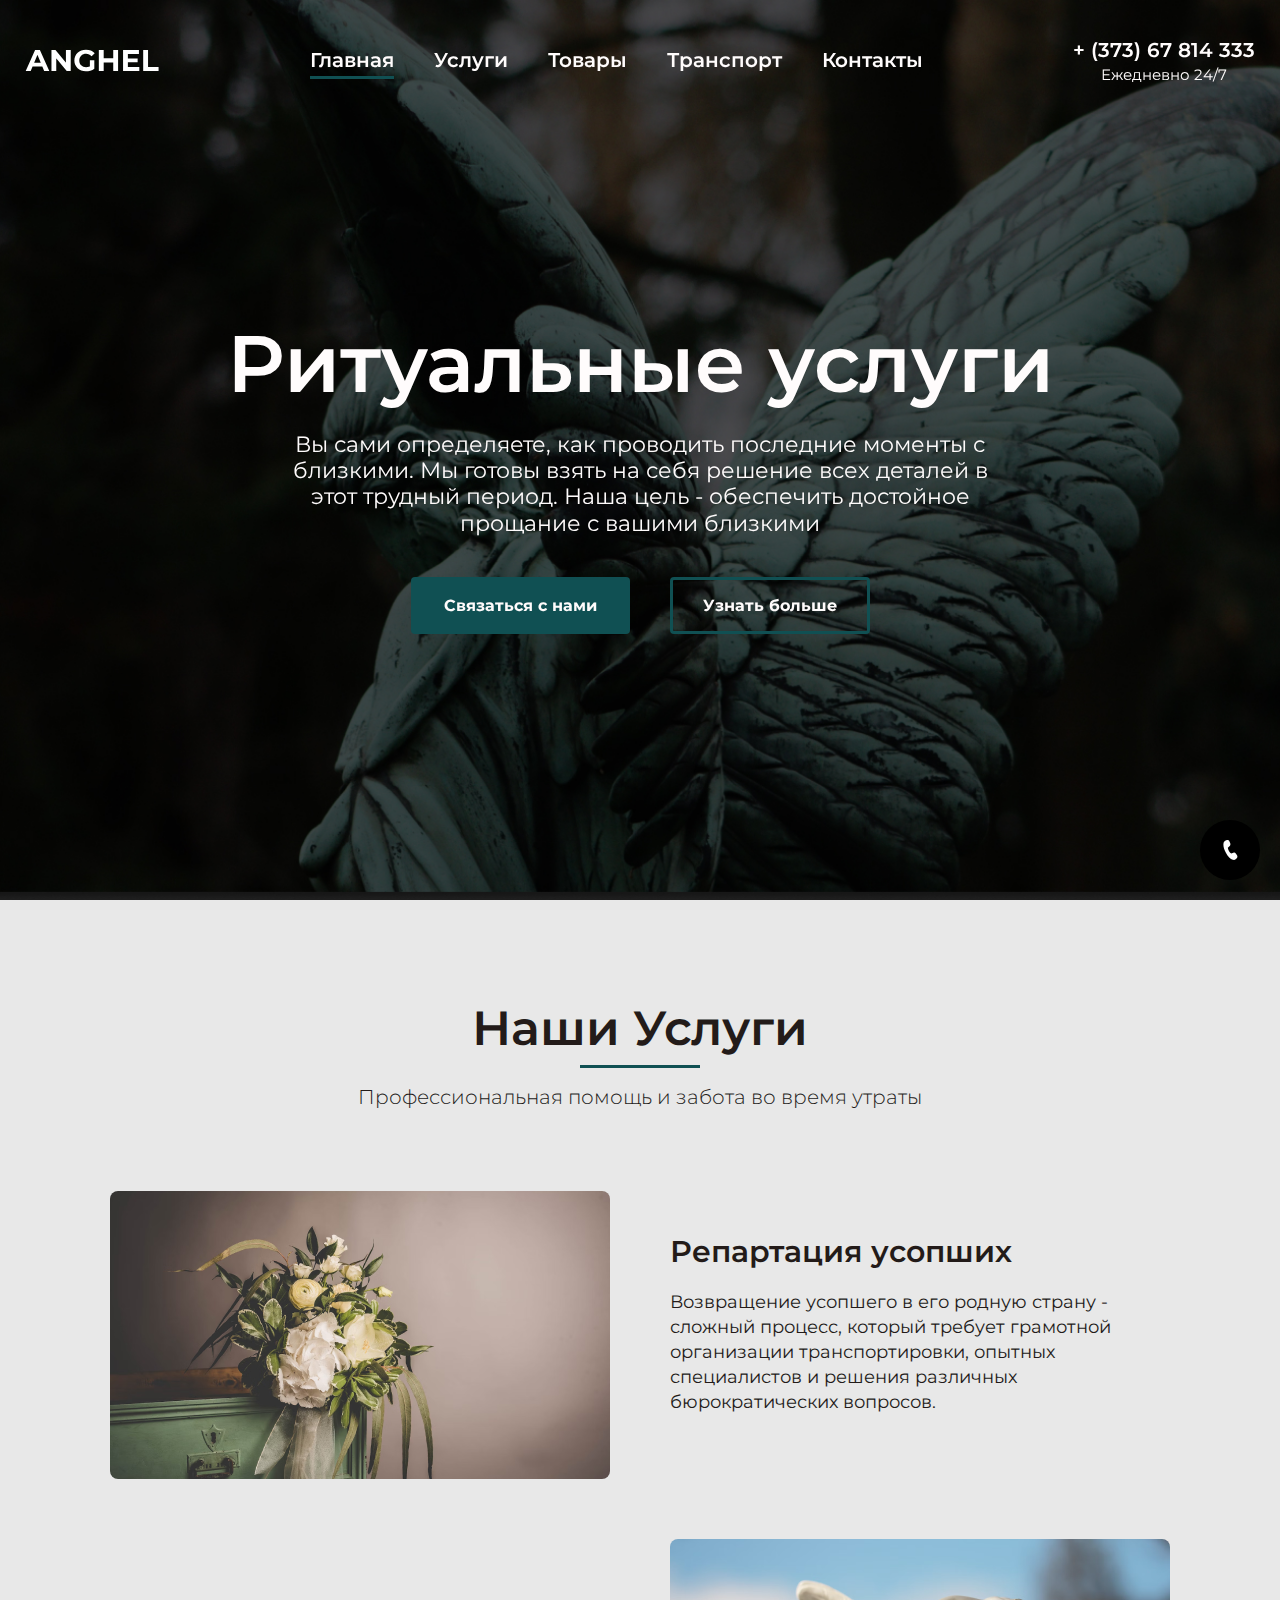
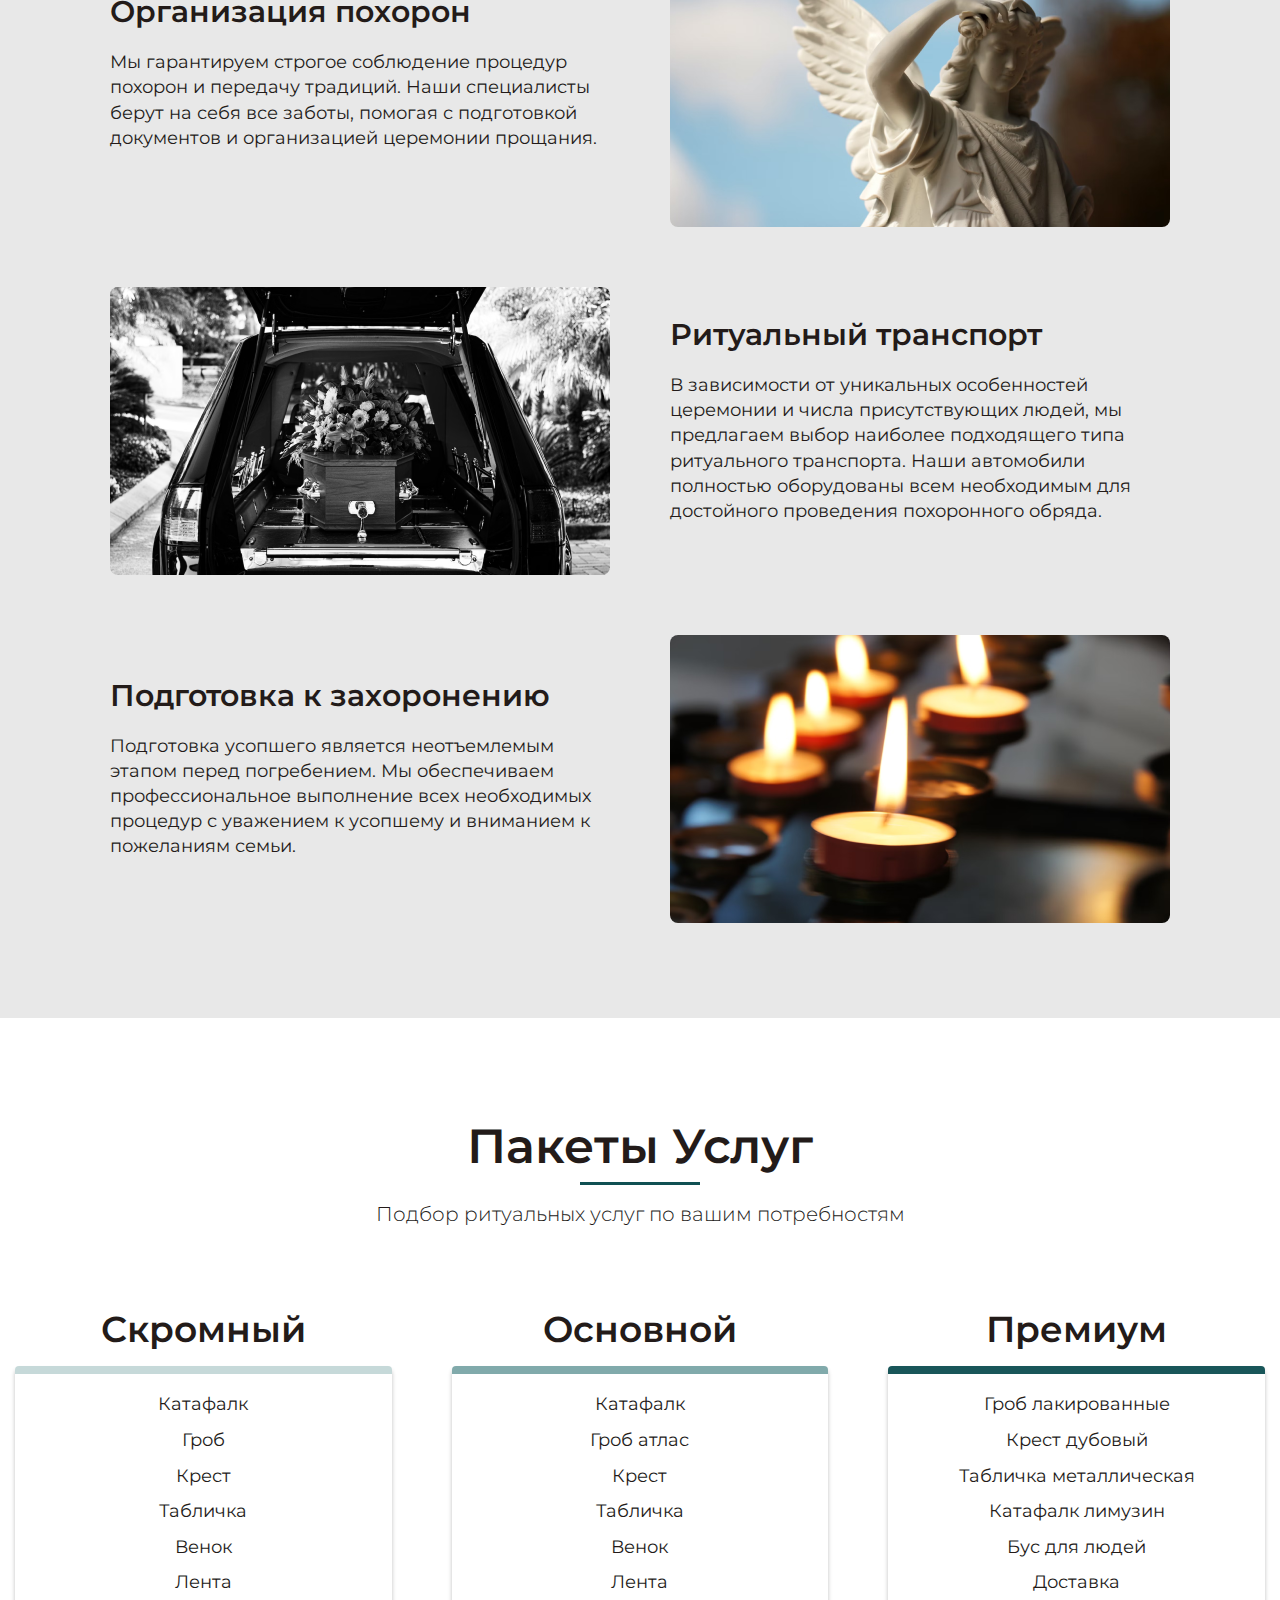
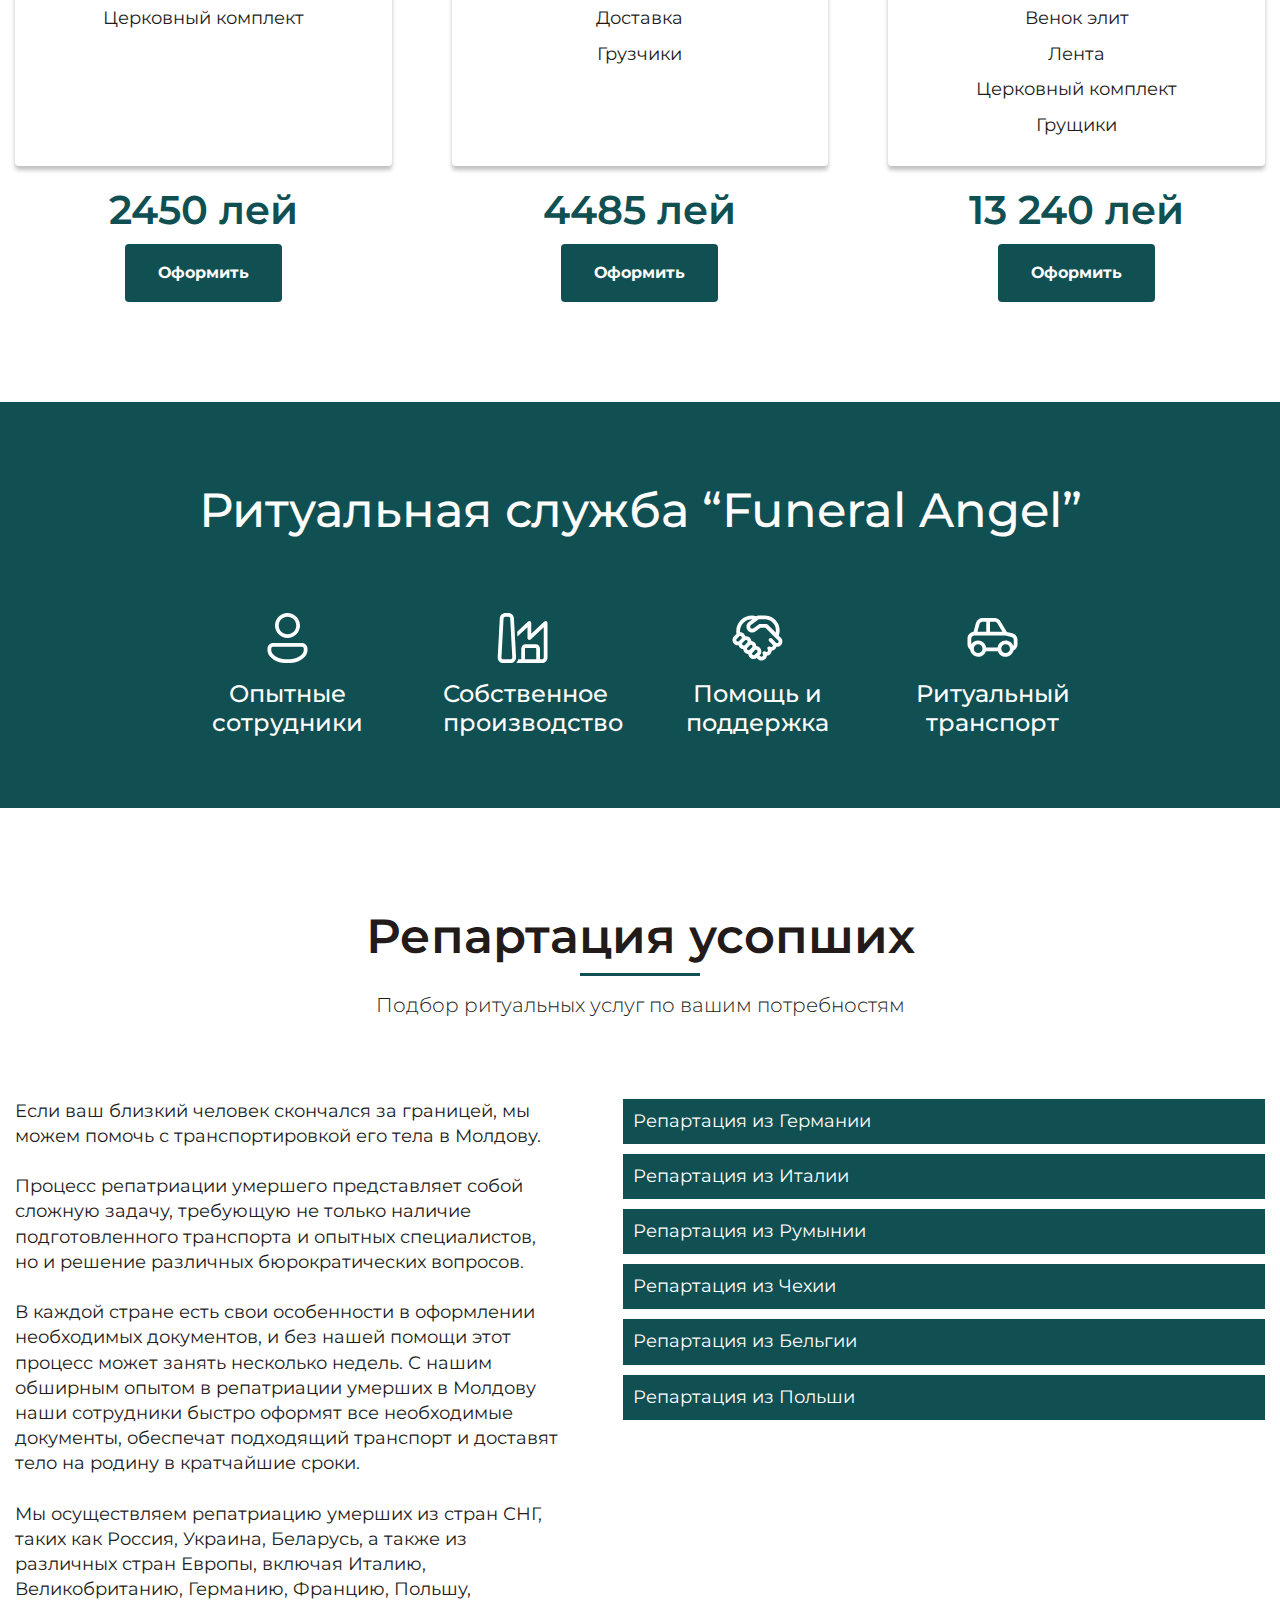
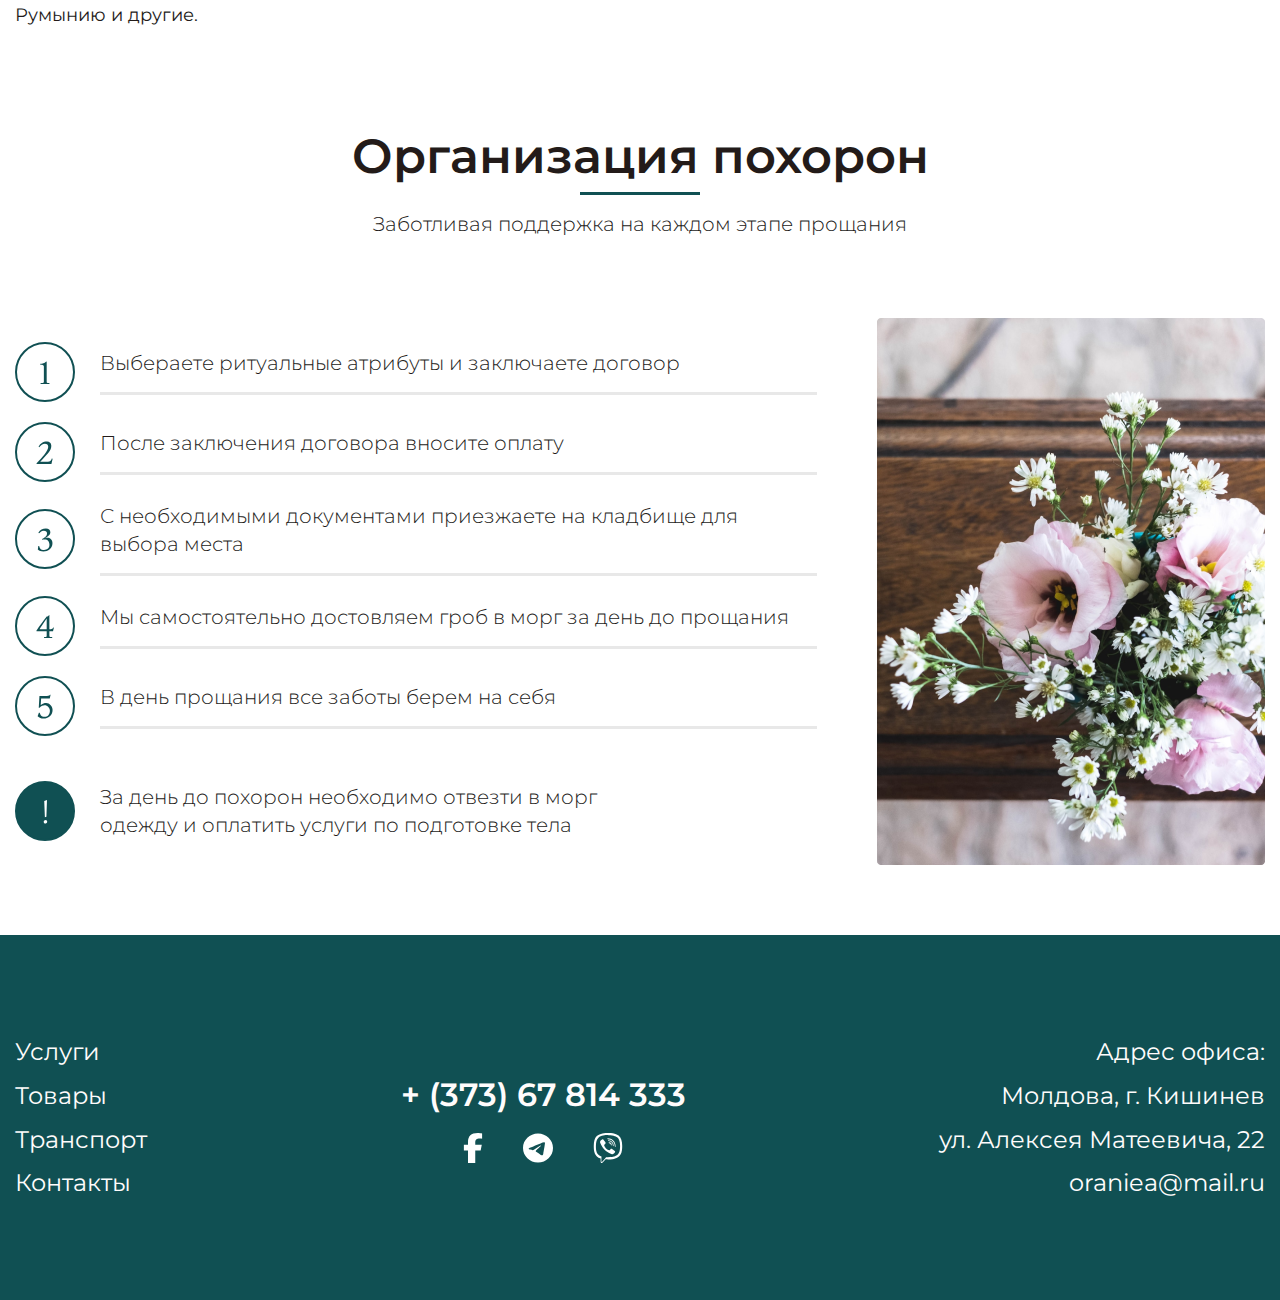
<file: index.html>
<!DOCTYPE html>
<html lang="ru">

<head>
  <meta charset="UTF-8">
  <meta name="viewport" content="width=device-width, initial-scale=1.0">
  <link href="https://fonts.googleapis.com/css?family=Montserrat:300,regular,500,600,700" rel="stylesheet">
  <link rel="shortcut icon" href="./assets/img/favicon.ico" type="image/x-icon">
  <link rel="stylesheet" href="./assets/css/style.css">
  <title>Funeral Anghel</title>
</head>

<body>
  <div class="call-widget">
    <a href="tel:+37367814333" class="call-widget__button">
      <img src="./assets/img/call.svg" alt="Call">
      <div class="call-widget__text">+ (373) 67 814 333</div>
    </a>
  </div>
  <div class="wrapper">
    <header class="header">
      <div class="header__container">
        <a href="index.html" class="header__logo">
          <img src="./assets/img/logo.svg" alt="Funeral Anghel">
        </a>
        <div class="header__menu menu">
          <div class="menu__icon">
            <span></span>
          </div>
          <nav class="menu__body">
            <ul class="menu__list">
              <li><a href="./index.html" class="menu__link _active">Главная</a></li>
              <li><a href="./pages/services.html" class="menu__link">Услуги</a></li>
              <li><a href="./pages/products.html" class="menu__link">Товары</a></li>
              <li><a href="./pages/transport.html" class="menu__link">Транспорт</a> </li>
              <li><a href="./pages/contacts.html" class="menu__link">Контакты</a></li>
              <li class="menu__link-actions">
                <a href="tel:+37367814333" class="header__call">+ (373) 67 814 333</a>
                <p class="header__call-text">Ежедневно 24/7</p>
              </li>
            </ul>
          </nav>
        </div>
        <div class="header__actions">
          <a href="tel:+37367814333" class="header__call">+ (373) 67 814 333</a>
          <p class="header__call-text">Ежедневно 24/7</p>
        </div>
      </div>
    </header>
    <main class="main">
      <section class="hero">
        <div class="hero__container">
          <div class="hero__body">
            <h1 class="hero__title">Ритуальные услуги</h1>
            <p class="hero__subtitle">
              Вы сами определяете, как проводить последние моменты с близкими. Мы готовы взять на себя решение всех
              деталей в этот трудный период. Наша цель - обеспечить достойное прощание с вашими близкими
            </p>
            <div class="hero__buttons">
              <a href="tel:+37367814333" class="hero__button button">Связаться с нами</a>
              <a href="#services" class="hero__button button button-bordered section-link">Узнать больше</a>
            </div>
          </div>
        </div>
        <div class="hero__image _ibg">
          <img src="./assets/img/background.jpg" alt="Background">
        </div>
      </section>
      <section class="services" id='services'>
        <div class="services__container">
          <div class="services__header section-header">
            <h2 class="services__title title">Наши Услуги</h2>
            <p class="services__subtitle subtitle">
              Профессиональная помощь и забота во время утраты
            </p>
          </div>
          <div class="services__body">
            <div class="services__items">
              <div class="services__item item-services">
                <div class="item-services__image">
                  <img src="./assets/img/index/services/01.png" alt="Репартация усопших">
                </div>
                <div class="item-services__wrapper">
                  <h3 class="item-services__title">Репартация усопших</h3>
                  <p class="item-services__text">
                    Возвращение усопшего в его родную страну - сложный процесс, который требует грамотной организации
                    транспортировки, опытных специалистов и решения различных бюрократических вопросов.
                  </p>
                </div>
              </div>
              <div class="services__item item-services item-services-reverse">
                <div class="item-services__wrapper">
                  <h3 class="item-services__title">Организация похорон</h3>
                  <p class="item-services__text">
                    Мы гарантируем строгое соблюдение процедур похорон и передачу традиций. Наши специалисты берут на
                    себя все заботы, помогая с подготовкой документов и организацией церемонии прощания.
                  </p>
                </div>
                <div class="item-services__image">
                  <img src="./assets/img/index/services/02.png" alt="Организация похорон">
                </div>
              </div>
              <div class="services__item item-services">
                <div class="item-services__image">
                  <img src="./assets/img/index/services/03.png" alt="Ритуальный транспорт">
                </div>
                <div class="item-services__wrapper">
                  <h3 class="item-services__title">Ритуальный транспорт</h3>
                  <p class="item-services__text">
                    В зависимости от уникальных особенностей церемонии и числа присутствующих людей, мы предлагаем выбор
                    наиболее подходящего типа ритуального транспорта. Наши автомобили полностью оборудованы всем
                    необходимым для достойного проведения похоронного обряда.
                  </p>
                </div>
              </div>
              <div class="services__item item-services item-services-reverse">
                <div class="item-services__wrapper">
                  <h3 class="item-services__title">
                    Подготовка к захоронению
                  </h3>
                  <p class="item-services__text">
                    Подготовка усопшего является неотъемлемым этапом перед погребением. Мы обеспечиваем профессиональное
                    выполнение всех необходимых процедур с уважением к усопшему и вниманием к пожеланиям семьи.
                  </p>
                </div>
                <div class="item-services__image">
                  <img src="./assets/img/index/services/04.png" alt="Подготовка к захоронению">
                </div>
              </div>
            </div>
          </div>
        </div>
      </section>
      <section class="prices">
        <div class="prices__container">
          <div class="prices__header section-header">
            <h2 class="prices__title title">Пакеты Услуг</h2>
            <p class="prices__subtitle subtitle">
              Подбор ритуальных услуг по вашим потребностям
            </p>
          </div>
          <div class="prices__body">
            <div class="prices__items">
              <div class="prices__item item-prices">
                <div class="item-prices__header">
                  <h3 class="item-prices__title">Скромный</h3>
                </div>
                <div class="item-prices__body item-prices__body-modest">
                  <ul class="item-prices__list">
                    <li class="item-prices__text">Катафалк</li>
                    <li class="item-prices__text">Гроб</li>
                    <li class="item-prices__text">Крест</li>
                    <li class="item-prices__text">Табличка</li>
                    <li class="item-prices__text">Венок</li>
                    <li class="item-prices__text">Лента</li>
                    <li class="item-prices__text">Церковный комплект</li>
                  </ul>
                </div>
                <div class="item-prices__footer">
                  <div class="item-prices__price">2450 лей</div>
                  <a href="#" class="item-prices__button button">Оформить</a>
                </div>
              </div>
              <div class="prices__item item-prices">
                <div class="item-prices__header">
                  <h3 class="item-prices__title">Основной</h3>
                </div>
                <div class="item-prices__body item-prices__body-main">
                  <ul class="item-prices__list">
                    <li class="item-prices__text">Катафалк</li>
                    <li class="item-prices__text">Гроб атлас</li>
                    <li class="item-prices__text">Крест</li>
                    <li class="item-prices__text">Табличка</li>
                    <li class="item-prices__text">Венок</li>
                    <li class="item-prices__text">Лента</li>
                    <li class="item-prices__text">Доставка</li>
                    <li class="item-prices__text">Грузчики</li>
                  </ul>
                </div>
                <div class="item-prices__footer">
                  <div class="item-prices__price">4485 лей</div>
                  <a href="#" class="item-prices__button button">Оформить</a>
                </div>
              </div>
              <div class="prices__item item-prices">
                <div class="item-prices__header">
                  <h3 class="item-prices__title">Премиум</h3>
                </div>
                <div class="item-prices__body item-prices__body-premium">
                  <ul class="item-prices__list">
                    <li class="item-prices__text">Гроб лакированные</li>
                    <li class="item-prices__text">Крест дубовый</li>
                    <li class="item-prices__text">Табличка металлическая</li>
                    <li class="item-prices__text">Катафалк лимузин</li>
                    <li class="item-prices__text">Бус для людей</li>
                    <li class="item-prices__text">Доставка</li>
                    <li class="item-prices__text">Венок элит</li>
                    <li class="item-prices__text">Лента</li>
                    <li class="item-prices__text">Церковный комплект</li>
                    <li class="item-prices__text">Грущики</li>
                  </ul>
                </div>
                <div class="item-prices__footer">
                  <div class="item-prices__price">13 240 лей</div>
                  <a href="#" class="item-prices__button button">Оформить</a>
                </div>
              </div>
            </div>
          </div>
        </div>
      </section>
      <section class="information">
        <div class="information__container">
          <div class="information__header">
            <h2 class="information__title">
              Ритуальная служба “Funeral Angel”
            </h2>
          </div>
          <div class="information__body">
            <div class="information__items">
              <div class="information__item item-information">
                <div class="item-information__icon">
                  <img src="./assets/img/index/information/01.svg" alt="Опытные сотрудники">
                </div>
                <div class="item-information__text">Опытные сотрудники</div>
              </div>
              <div class="information__item item-information">
                <div class="item-information__icon">
                  <img src="./assets/img/index/information/02.svg" alt="Собственное производство">
                </div>
                <div class="item-information__text">
                  Собственное производство
                </div>
              </div>
              <div class="information__item item-information">
                <div class="item-information__icon">
                  <img src="./assets/img/index/information/03.svg" alt="Помощь и поддержка">
                </div>
                <div class="item-information__text">Помощь и поддержка</div>
              </div>
              <div class="information__item item-information">
                <div class="item-information__icon">
                  <img src="./assets/img/index/information/04.svg" alt="Ритуальный транспорт">
                </div>
                <div class="item-information__text">Ритуальный транспорт</div>
              </div>
            </div>
          </div>
        </div>
      </section>
      <section class="reparations">
        <div class="reparations__container">
          <div class="reparations__header section-header">
            <h2 class="reparations__title title">Репартация усопших</h2>
            <p class="reparations__subtitle subtitle">
              Подбор ритуальных услуг по вашим потребностям
            </p>
          </div>
          <div class="reparations__body">
            <div class="reparations__text">Если ваш близкий человек скончался за границей, мы можем помочь с
              транспортировкой его тела в Молдову.
              <br>
              <br>
              Процесс репатриации умершего представляет собой сложную задачу, требующую не только наличие
              подготовленного транспорта и опытных специалистов, но и решение различных бюрократических вопросов.
              <br></br>
              В каждой стране есть свои особенности в оформлении необходимых документов, и без нашей помощи этот процесс
              может занять несколько недель.
              С нашим обширным опытом в репатриации умерших в Молдову наши сотрудники быстро оформят все необходимые
              документы, обеспечат подходящий транспорт и доставят тело на родину в кратчайшие сроки.
              <br>
              <br>
              Мы осуществляем репатриацию умерших из стран СНГ, таких как Россия, Украина, Беларусь, а также из
              различных стран Европы, включая Италию, Великобританию, Германию, Францию, Польшу, Румынию и другие.
            </div>
            <div class="reparations__accordions">
              <div class="reparations__accordion reparations-accordion">
                <div class="reparations-accordion__header">Репартация из Германии</div>
                <div class="reparations-accordion__content">
                  <b>Свидетельство о смерти</b> – международная форма
                  “Формуляр C” от стандесамта (загса) – необходимы оригиналы свидетельств о рождении и браке или разводе
                  (при необходимости), переведенные на немецкий и легализованные.
                  <br><br>
                  <b>Морговой паспорт</b> – для получения “Leichenpass” необходимо, чтобы фирма по оказанию похоронных
                  услуг
                  “Bestattungsinstitut” была авторизована и соблюдала все требования германского государства.
                  <br><br>
                  <b>Гроб</b> обязательно должен быть из дерева снаружи и внутри с цинковой капсулой, с возможностью
                  герметического закрытия (посредством сварки) и запечатывания.
                  <br><br>
                  <b> Специальный морговой автомобиль</b> “Leichenwagen” должен быть сертифицирован и оборудован
                  соответствующим
                  образом.
                </div>
              </div>
              <div class="reparations__accordion reparations-accordion">
                <div class="reparations-accordion__header">Репартация из Италии</div>
                <div class="reparations-accordion__content"><b>Свидетельство о смерти</b> – международная форма
                  “Формуляр C” от
                  ЗАГСа (гражданской регистрации), требуются свидетельства о рождении и браке или разводе. Также
                  необходима информация о последней визе проживания и доверенность от родственников.
                  <br><br>
                  <b>Морговой паспорт</b> – для получения “Авторизации на транспортировку тела” фирма похоронных услуг
                  “Onorenze Funebri” должна получить “Nulla Osta” от молдавского посольства в соответствующем регионе.
                  <br><br>
                  <b>Проверки</b> – врач из учреждения здравоохранения (USL) проверит нанесение инъекции специального
                  раствора
                  “Trattamento Antiputrefattivo”.
                  <br><br>
                  <b>Гроб</b> обязательно должен быть из дерева снаружи толщиной 35 мм и иметь цинковую капсулу внутри,
                  герметически закрытую (посредством пайки оловом). Крышка гроба закрывается 24 резьбовыми винтами, на
                  которых крепится металлическая табличка с выгравированным именем умершего.
                  <br><br>
                  <b>Машина для перевозки тела</b> – перевозка умершего осуществляется с помощью “специальных похоронных
                  автомобилей”, сертифицированных и соответствующе оборудованных, которые также проверяются врачом из
                  учреждения здравоохранения (USL).
                </div>
              </div>
              <div class="reparations__accordion reparations-accordion">
                <div class="reparations-accordion__header">Репартация из Румынии</div>
                <div class="reparations-accordion__content"><b>Свидетельство о смерти</b> – от Гражданского реестра
                  (ЗАГСа) требуются оригиналы свидетельств о рождении и браке или разводе (при необходимости). Также
                  требуется специальная доверенность от близких родственников.
                  <br><br>
                  <b>Морговой паспорт</b> – от Санитарной службы потребуется, чтобы фирма похоронных услуг была
                  авторизована и соблюдала все требования, установленные законодательством о похоронах.
                  <br><br>
                  <b>Гроб</b> обязательно должен быть из дерева снаружи и внутри с цинковой капсулой, с возможностью
                  герметического закрытия (посредством сварки) и запечатывания.
                  <br><br>
                  <b>Машина для перевозки тела</b> должна быть специальной, сертифицированной в
                  Санитарно-эпидемиологической службе и соответствующим образом оборудованной.
                </div>
              </div>
              <div class="reparations__accordion reparations-accordion">
                <div class="reparations-accordion__header">Репартация из Чехии</div>
                <div class="reparations-accordion__content">
                  <b> Свидетельство о смерти</b> – Чехия не является участником Венской конвенции 1976 года и не выдает
                  многоязычные свидетельства о смерти. В связи с этим, окончательное свидетельство о смерти “Úmrtní
                  list” будет переведено и нотариально легализовано для его признания Молдовой.
                  В некоторых случаях окончательное свидетельство о смерти “Úmrtní list” от ЗАГСа выдают в течение
                  месяца и отправляют в посольство.
                  <br><br>
                  <b>Гроб</b> обязательно должен быть из дерева снаружи и иметь цинковую капсулу внутри, с возможностью
                  герметического закрытия (посредством сварки) и запечатывания.
                  <br><br>
                  <b>Специальный морговой автомобиль</b> должен быть сертифицирован и соответствующим образом
                  оборудован.
                  <br><br>
                  <b>Препятствия</b> – возникают случаи, когда отсутствует медицинская страховка, и власти не разрешают
                  выдачу
                  акта из морга до тех пор, пока родственники не оплатят расходы, понесенные больницей за вмешательство,
                  реанимацию и медицинское обслуживание.
                </div>
              </div>
              <div class="reparations__accordion reparations-accordion">
                <div class="reparations-accordion__header">Репартация из Бельгии</div>
                <div class="reparations-accordion__content">
                  <b>Свидетельство о смерти</b> – международная форма “Формуляр C” от Загса (гражданской регистрации),
                  требуются оригиналы свидетельств о рождении и браке или разводе (при необходимости), переведенные на
                  французский или фламандский язык в зависимости от региона.
                  <br><br>
                  <b>Морговой паспорт</b> – для получения “Laissez-Passer Mortuaire” фирма похоронных услуг должна быть
                  авторизована и соблюдать все требования, установленные бельгийским государством.
                  <br><br>
                  <b>Гроб</b> обязательно должен быть из дерева снаружи и иметь цинковую капсулу внутри, с возможностью
                  герметического закрытия (посредством пайки оловом) и запечатывания, а крышка должна быть закреплена с
                  помощью 24 резьбовых винтов.
                  <br><br>
                  <b>Свидетельство о закрытии гроба</b> “Certificat de mise en Biere” выдается после сварки и
                  запечатывания.
                  <br><br>
                  <b>Специальный морговой автомобиль</b> должен быть сертифицирован и соответствующим образом
                  оборудован.
                  <br><br>
                  <b>Препятствия</b> – возникает недопонимание относительно Венской конвенции 1976 года, так как Бельгия
                  подписывает документы только в электронной форме, и Молдова не желает их признавать. В этом случае
                  самое важное – опыт и профессионализм похоронной компании.
                </div>
              </div>
              <div class="reparations__accordion reparations-accordion">
                <div class="reparations-accordion__header">Репартация из Польши</div>
                <div class="reparations-accordion__content">
                  <b>Свидетельство о смерти</b> – международная форма “Формуляр C” от ЗАГСа (гражданской регистрации),
                  требуются оригиналы свидетельств о рождении и браке или разводе (при необходимости), переведенные на
                  польский язык и легализованные.
                  <br><br>
                  <b>Морговой паспорт</b> – для получения “Inspekcja Sanitarna” фирма похоронных услуг должна быть
                  авторизована и соблюдать все требования, установленные польским государством.
                  <br><br>
                  <b>Гроб</b> обязательно должен быть из дерева снаружи и иметь цинковую капсулу внутри, с возможностью
                  герметического закрытия (посредством сварки) и запечатывания.
                  <br><br>
                  <b>Специальный морговой автомобиль</b> “karawan” должен быть сертифицирован и соответствующим образом
                  оборудован.
                </div>
              </div>
            </div>
          </div>
        </div>
      </section>
      <section class="organization">
        <div class="organization__container">
          <div class="organization__header section-header">
            <h2 class="organization__title title">Организация похорон</h2>
            <p class="organization__subtitle subtitle">
              Заботливая поддержка на каждом этапе прощания
            </p>
          </div>
          <div class="organization__body">
            <div class="organization__items">
              <div class="organization__item item-organization">
                <div class="item-organization__number">
                  <img src="./assets/img/index/organization/01.svg" alt="Иконка">
                </div>
                <p class="item-organization__text">
                  Выбераете ритуальные атрибуты и заключаете договор
                </p>
              </div>
              <div class="organization__item item-organization">
                <div class="item-organization__number">
                  <img src="./assets/img/index/organization/02.svg" alt="Иконка">
                </div>
                <p class="item-organization__text">
                  После заключения договора вносите оплату
                </p>
              </div>
              <div class="organization__item item-organization">
                <div class="item-organization__number">
                  <img src="./assets/img/index/organization/03.svg" alt="Иконка">
                </div>
                <p class="item-organization__text">
                  С необходимыми документами приезжаете на кладбище для выбора
                  места
                </p>
              </div>
              <div class="organization__item item-organization">
                <div class="item-organization__number">
                  <img src="./assets/img/index/organization/04.svg" alt="Иконка">
                </div>
                <p class="item-organization__text">
                  Мы самостоятельно достовляем гроб в морг за день до прощания
                </p>
              </div>
              <div class="organization__item item-organization">
                <div class="item-organization__number">
                  <img src="./assets/img/index/organization/05.svg" alt="Иконка">
                </div>
                <p class="item-organization__text">
                  В день прощания все заботы берем на себя
                </p>
              </div>
              <div class="organization__item item-organization item-organization-footer">
                <div class="item-organization-footer__number">
                  <img src="./assets/img/index/organization/06.svg" alt="Иконка">
                </div>
                <p class="item-organization-footer__text">
                  За день до похорон необходимо отвезти в морг одежду и
                  оплатить услуги по подготовке тела
                </p>
              </div>
            </div>
            <div class="organization__image">
              <img src="./assets/img//index//organization/image.png" alt="Организация похорон">
            </div>
          </div>
        </div>
      </section>
    </main>
    <footer class="footer">
      <div class="footer__container">
        <div class="footer__body">
          <div class="footer__items">
            <div class="footer__item item-footer">
              <ul class="item-footer__list">
                <li><a href="./pages/services.html" class="item-footer__link">Услуги</a></li>
                <li>
                  <a href="./pages/products.html" class="item-footer__link">Товары</a>
                </li>
                <li><a href="./pages/transport.html" class="item-footer__link">Транспорт</a></li>
                <li><a href="./pages/contacts.html" class="item-footer__link">Контакты</a></li>
              </ul>
            </div>
            <div class="footer__item item-footer">
              <a href="tel:37367814333" class="item-footer__call">+ (373) 67 814 333</a>
              <div class="item-footer__socials">
                <a href="https://www.facebook.com/?locale=ru_RU" class="item-footer__social">
                  <img src="./assets/img/index/footer/01.svg" alt="Facebook">
                </a>
                <a href="https://web.telegram.org/" class="item-footer__social">
                  <img src="./assets/img/index/footer/02.svg" alt="Telegram">
                </a>
                <a href="https://www.viber.com/ru/" class="item-footer__social">
                  <img src="./assets/img/index/footer/03.svg" alt="Viber">
                </a>
              </div>
            </div>
            <div class="footer__item item-footer">
              <ul class="item-footer__list">
                <li class="item-footer__item">Адрес офиса:</li>
                <li class="item-footer__item">Молдова, г. Кишинев</li>
                <li class="item-footer__item">ул. Алексея Матеевича, 22</li>
                <li>
                  <a href="mailto:oraniea@mail.ru" class="item-footer__link">oraniea@mail.ru</a>
                </li>
              </ul>
            </div>
          </div>
        </div>
      </div>
    </footer>
  </div>
  <script src="./assets/js/script.js"></script>
</body>

</html>
</file>
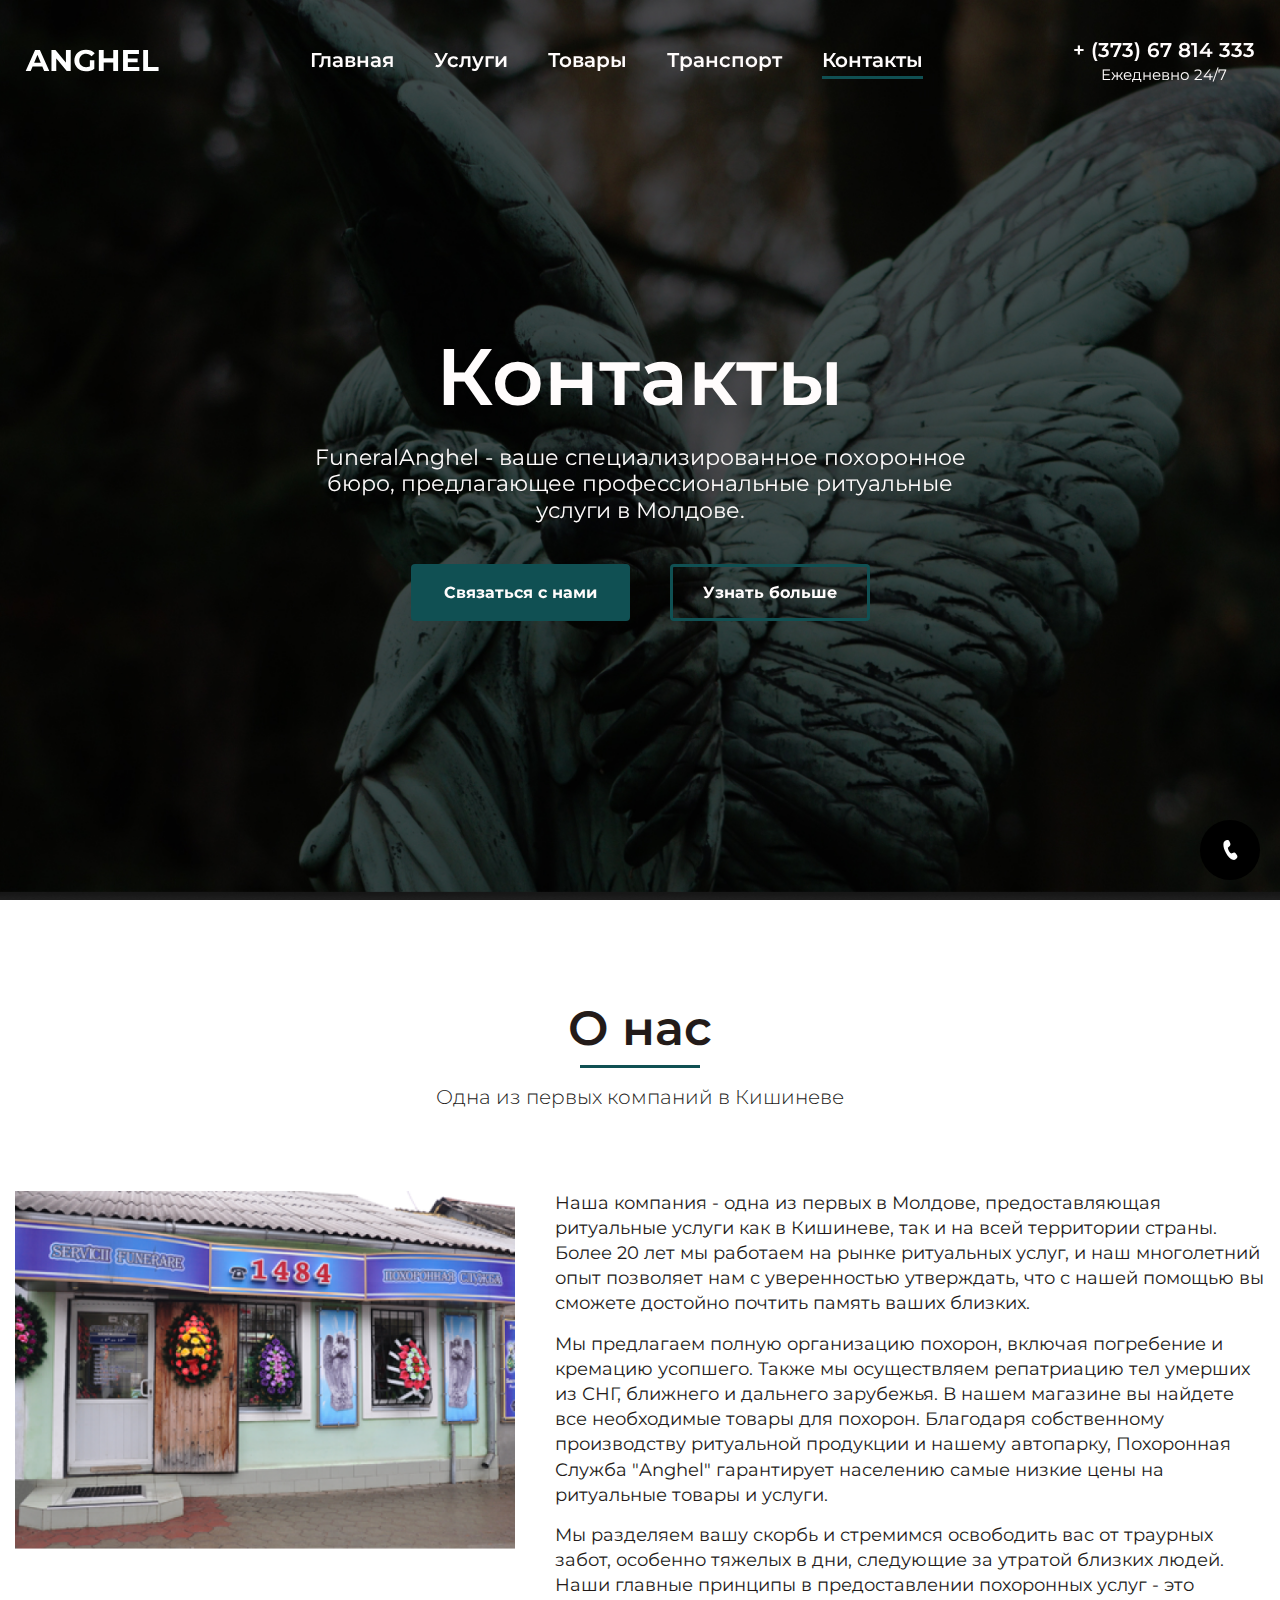
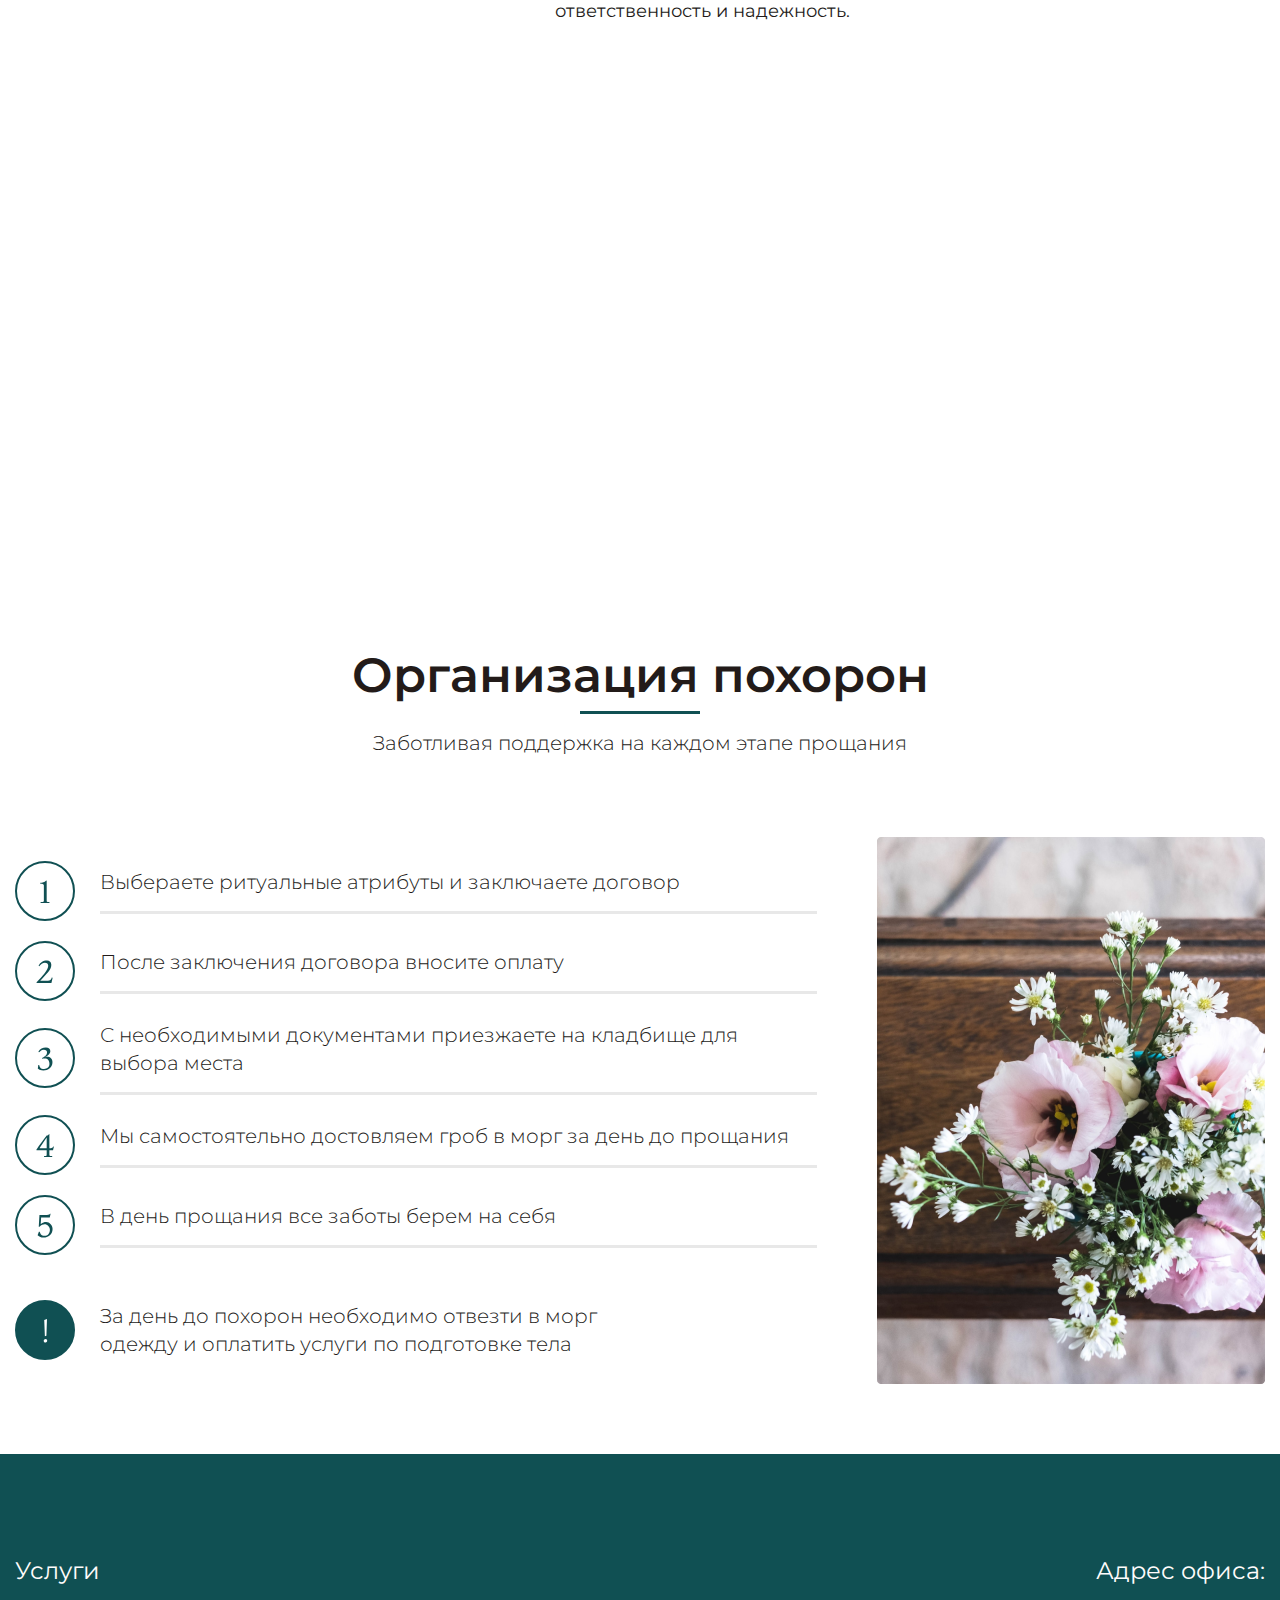
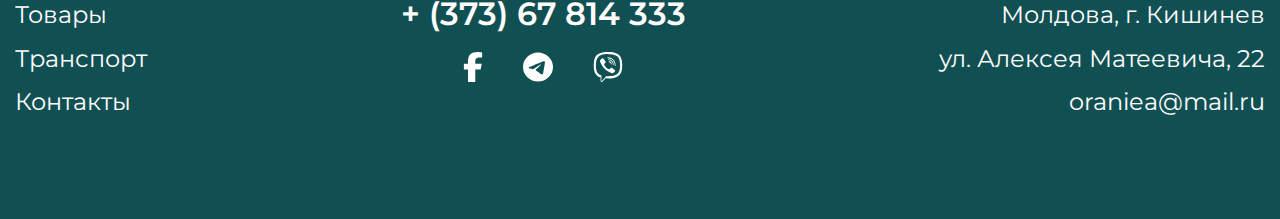
<file: pages/contacts.html>
<!DOCTYPE html>
<html lang="ru">

<head>
   <meta charset="UTF-8">
   <meta name="viewport" content="width=device-width, initial-scale=1.0">
   <link href="https://fonts.googleapis.com/css?family=Montserrat:300,regular,500,600,700" rel="stylesheet">
   <link rel="shortcut icon" href="../assets/img/favicon.ico" type="image/x-icon">
   <link rel="stylesheet" href="../assets/css/style.css">
   <title>Funeral Anghel</title>
</head>

<body>
   <div class="call-widget">
      <a href="tel:+37367814333" class="call-widget__button">
         <img src="../assets/img/call.svg" alt="Call">
         <div class="call-widget__text">+ (373) 67 814 333</div>
      </a>
   </div>
   <div class="wrapper">
      <header class="header">
         <div class="header__container">
            <a href="../index.html" class="header__logo">
               <img src="../assets/img/logo.svg" alt="Funeral Anghel">
            </a>
            <div class="header__menu menu">
               <div class="menu__icon">
                  <span></span>
               </div>
               <nav class="menu__body">
                  <ul class="menu__list">
                     <li><a href="../index.html" class="menu__link">Главная</a></li>
                     <li><a href="./services.html" class="menu__link">Услуги</a></li>
                     <li><a href="./products.html" class="menu__link">Товары</a></li>
                     <li><a href="./transport.html" class="menu__link">Транспорт</a></li>
                     <li><a href="./contacts.html" class="menu__link _active">Контакты</a></li>
                     <li class="menu__link-actions">
                        <a href="tel:+37367814333" class="header__call">+ (373) 67 814
                           333</a>
                        <p class="header__call-text">Ежедневно 24/7</p>
                     </li>
                  </ul>
               </nav>
            </div>
            <div class="header__actions">
               <a href="tel:+37367814333" class="header__call">+ (373) 67 814 333</a>
               <p class="header__call-text">Ежедневно 24/7</p>
            </div>
         </div>
      </header>
      <main class="main">
         <section class="hero">
            <div class="hero__container">
               <div class="hero__body">
                  <h1 class="hero__title">Контакты</h1>
                  <p class="hero__subtitle">FuneralAnghel - ваше специализированное похоронное бюро, предлагающее
                     профессиональные ритуальные услуги в Молдове.</p>
                  <div class="hero__buttons">
                     <a href="tel:+37367814333" class="hero__button button">Связаться с нами</a>
                     <a href="#contacts" class="hero__button button button-bordered section-link">Узнать больше</a>
                  </div>
               </div>
            </div>
            <div class="hero__image _ibg">
               <img src="../assets/img/background.jpg" alt="Background">
            </div>
         </section>
         <section class="contacts" id='contacts'>
            <div class="contacts__container">
               <div class="contacts__header section-header">
                  <h2 class="contacts__title title">О нас</h2>
                  <p class="contacts__subtitle subtitle">Одна из первых компаний в Кишиневе</p>
               </div>
               <div class="contacts__body">
                  <div class="contacts__image">
                     <img src="../assets/img/contacts/01.png" alt="FuneralAnghel">
                  </div>
                  <div class="contacts__information">
                     <p class="contacts__text">Наша компания - одна из первых в Молдове, предоставляющая ритуальные
                        услуги как в Кишиневе, так и на всей территории страны. Более 20 лет мы работаем на рынке
                        ритуальных услуг, и наш многолетний опыт позволяет нам с уверенностью утверждать, что с нашей
                        помощью вы сможете достойно почтить память ваших близких.</p>
                     <p class="contacts__text">Мы предлагаем полную организацию похорон, включая погребение и кремацию
                        усопшего. Также мы осуществляем репатриацию тел умерших из СНГ, ближнего и дальнего зарубежья. В
                        нашем магазине вы найдете все необходимые товары для похорон. Благодаря собственному
                        производству ритуальной продукции и нашему автопарку, Похоронная Служба "Anghel" гарантирует
                        населению самые низкие цены на ритуальные товары и услуги.
                     </p>
                     <p class="contacts__text">Мы разделяем вашу скорбь и стремимся освободить вас от траурных забот,
                        особенно тяжелых в дни, следующие за утратой близких людей. Наши главные принципы в
                        предоставлении похоронных услуг - это ответственность и надежность.
                     </p>
                  </div>
               </div>
               <div class="contacts__map">
                  <iframe
                     src="https://www.google.com/maps/embed?pb=!1m18!1m12!1m3!1d2720.412710061515!2d28.828480376883654!3d47.0125034288131!2m3!1f0!2f0!3f0!3m2!1i1024!2i768!4f13.1!3m3!1m2!1s0x40c97c29364f7cd1%3A0xaf99ff870cf27558!2sFunerar%20Anghel!5e0!3m2!1sru!2s!4v1707139544526!5m2!1sru!2s"
                     width="600" height="450" style="border:0;" allowfullscreen="" loading="lazy"
                     referrerpolicy="no-referrer-when-downgrade"></iframe>
               </div>
            </div>
         </section>
         <section class="organization">
            <div class="organization__container">
               <div class="organization__header section-header">
                  <h2 class="organization__title title">Организация похорон</h2>
                  <p class="organization__subtitle subtitle">Заботливая поддержка на каждом этапе прощания</p>
               </div>
               <div class="organization__body">
                  <div class="organization__items">
                     <div class="organization__item item-organization">
                        <div class="item-organization__number">
                           <img src="../assets/img/index/organization/01.svg" alt="Иконка">
                        </div>
                        <p class="item-organization__text">Выбераете ритуальные атрибуты и заключаете договор</p>
                     </div>
                     <div class="organization__item item-organization">
                        <div class="item-organization__number">
                           <img src="../assets/img/index/organization/02.svg" alt="Иконка">
                        </div>
                        <p class="item-organization__text">После заключения договора вносите оплату</p>
                     </div>
                     <div class="organization__item item-organization">
                        <div class="item-organization__number">
                           <img src="../assets/img/index/organization/03.svg" alt="Иконка">
                        </div>
                        <p class="item-organization__text">С необходимыми документами приезжаете на кладбище для выбора
                           места</p>
                     </div>
                     <div class="organization__item item-organization">
                        <div class="item-organization__number">
                           <img src="../assets/img/index/organization/04.svg" alt="Иконка">
                        </div>
                        <p class="item-organization__text">Мы самостоятельно достовляем гроб в морг за день до прощания
                        </p>
                     </div>
                     <div class="organization__item item-organization">
                        <div class="item-organization__number">
                           <img src="../assets/img/index/organization/05.svg" alt="Иконка">
                        </div>
                        <p class="item-organization__text">В день прощания все заботы берем на себя</p>
                     </div>
                     <div class="organization__item item-organization item-organization-footer">
                        <div class="item-organization-footer__number">
                           <img src="../assets/img/index/organization/06.svg" alt="Иконка">
                        </div>
                        <p class="item-organization-footer__text">За день до похорон необходимо отвезти в морг
                           одежду и оплатить услуги по подготовке тела</p>
                     </div>
                  </div>
                  <div class="organization__image">
                     <img src="../assets/img//index//organization/image.png" alt="Организация похорон">
                  </div>
               </div>
            </div>
         </section>
      </main>
      <footer class="footer">
         <div class="footer__container">
            <div class="footer__body">
               <div class="footer__items">
                  <div class="footer__item item-footer">
                     <ul class="item-footer__list">
                        <li><a href="./services.html" class="item-footer__link">Услуги</a></li>
                        <li><a href="./products.html" class="item-footer__link">Товары</a></li>
                        <li><a href="./transport.html" class="item-footer__link">Транспорт</a></li>
                        <li><a href="./contacts.html" class="item-footer__link">Контакты</a></li>
                     </ul>
                  </div>
                  <div class="footer__item item-footer">
                     <a href="tel:37367814333" class="item-footer__call">+ (373) 67 814 333</a>
                     <div class="item-footer__socials">
                        <a href="https://www.facebook.com/?locale=ru_RU" class="item-footer__social">
                           <img src="../assets/img/index/footer/01.svg" alt="Facebook">
                        </a>
                        <a href="https://web.telegram.org/" class="item-footer__social">
                           <img src="../assets/img/index/footer/02.svg" alt="Telegram">
                        </a>
                        <a href="https://www.viber.com/ru/" class="item-footer__social">
                           <img src="../assets/img/index/footer/03.svg" alt="Viber">
                        </a>
                     </div>
                  </div>
                  <div class="footer__item item-footer">
                     <ul class="item-footer__list">
                        <li class="item-footer__item">Адрес офиса:</li>
                        <li class="item-footer__item">Молдова, г. Кишинев</li>
                        <li class="item-footer__item">ул. Алексея Матеевича, 22</li>
                        <li><a href="mailto:oraniea@mail.ru" class="item-footer__link">oraniea@mail.ru</a></li>
                     </ul>
                  </div>
               </div>
            </div>
         </div>
      </footer>
   </div>
   <script src="../assets/js/script.js"></script>
</body>

</html>
</file>
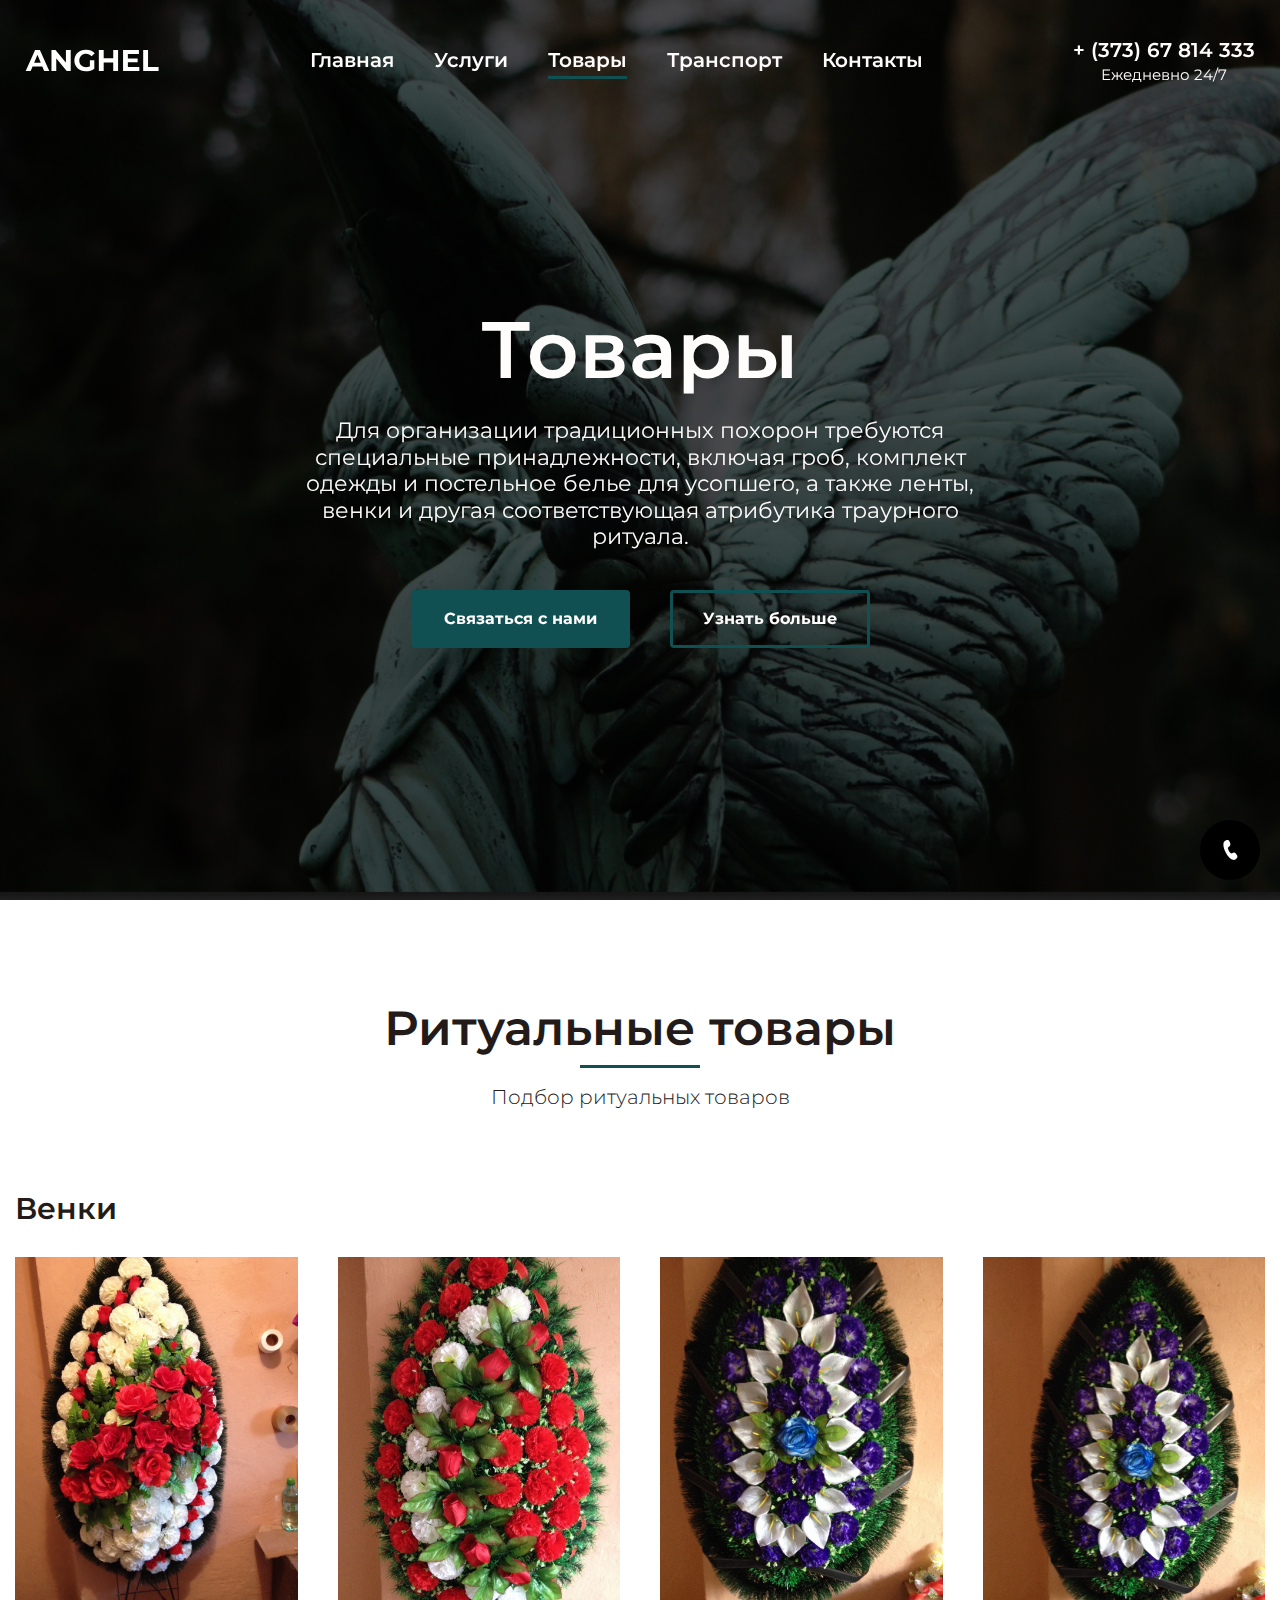
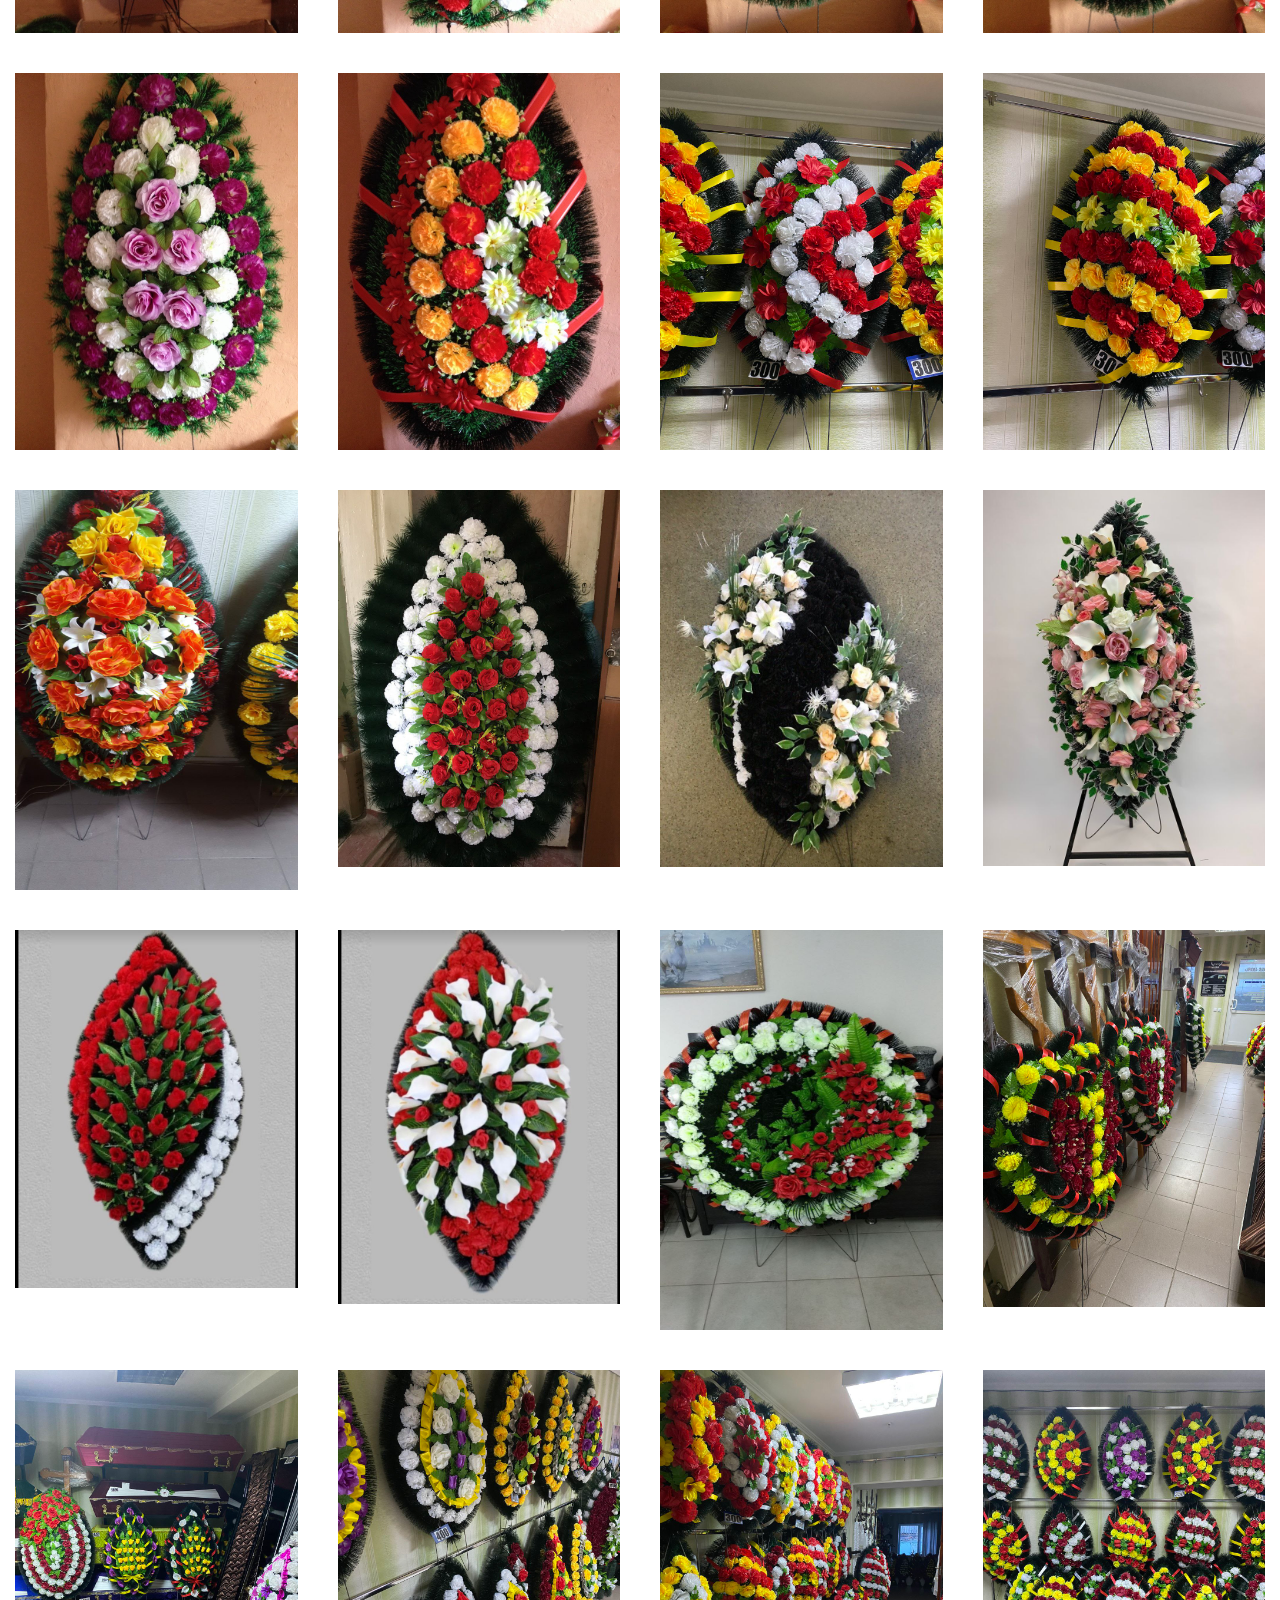
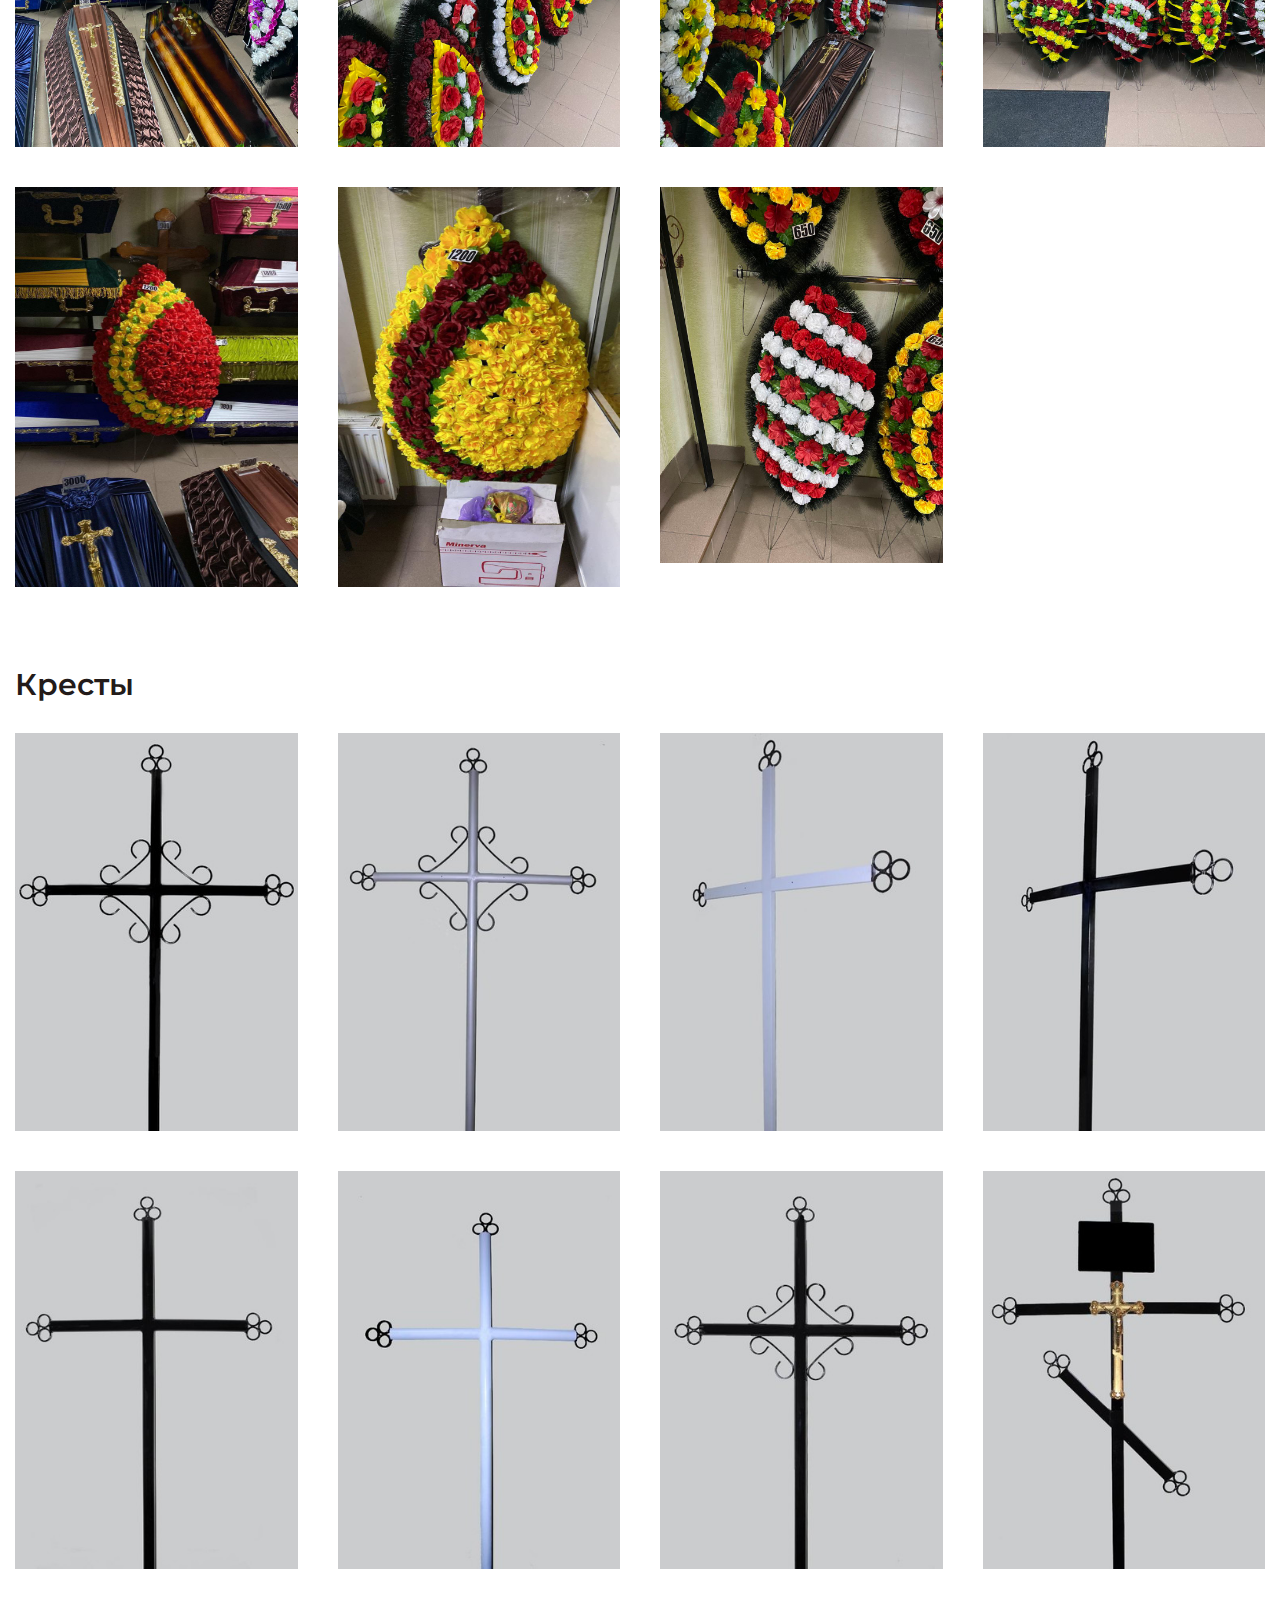
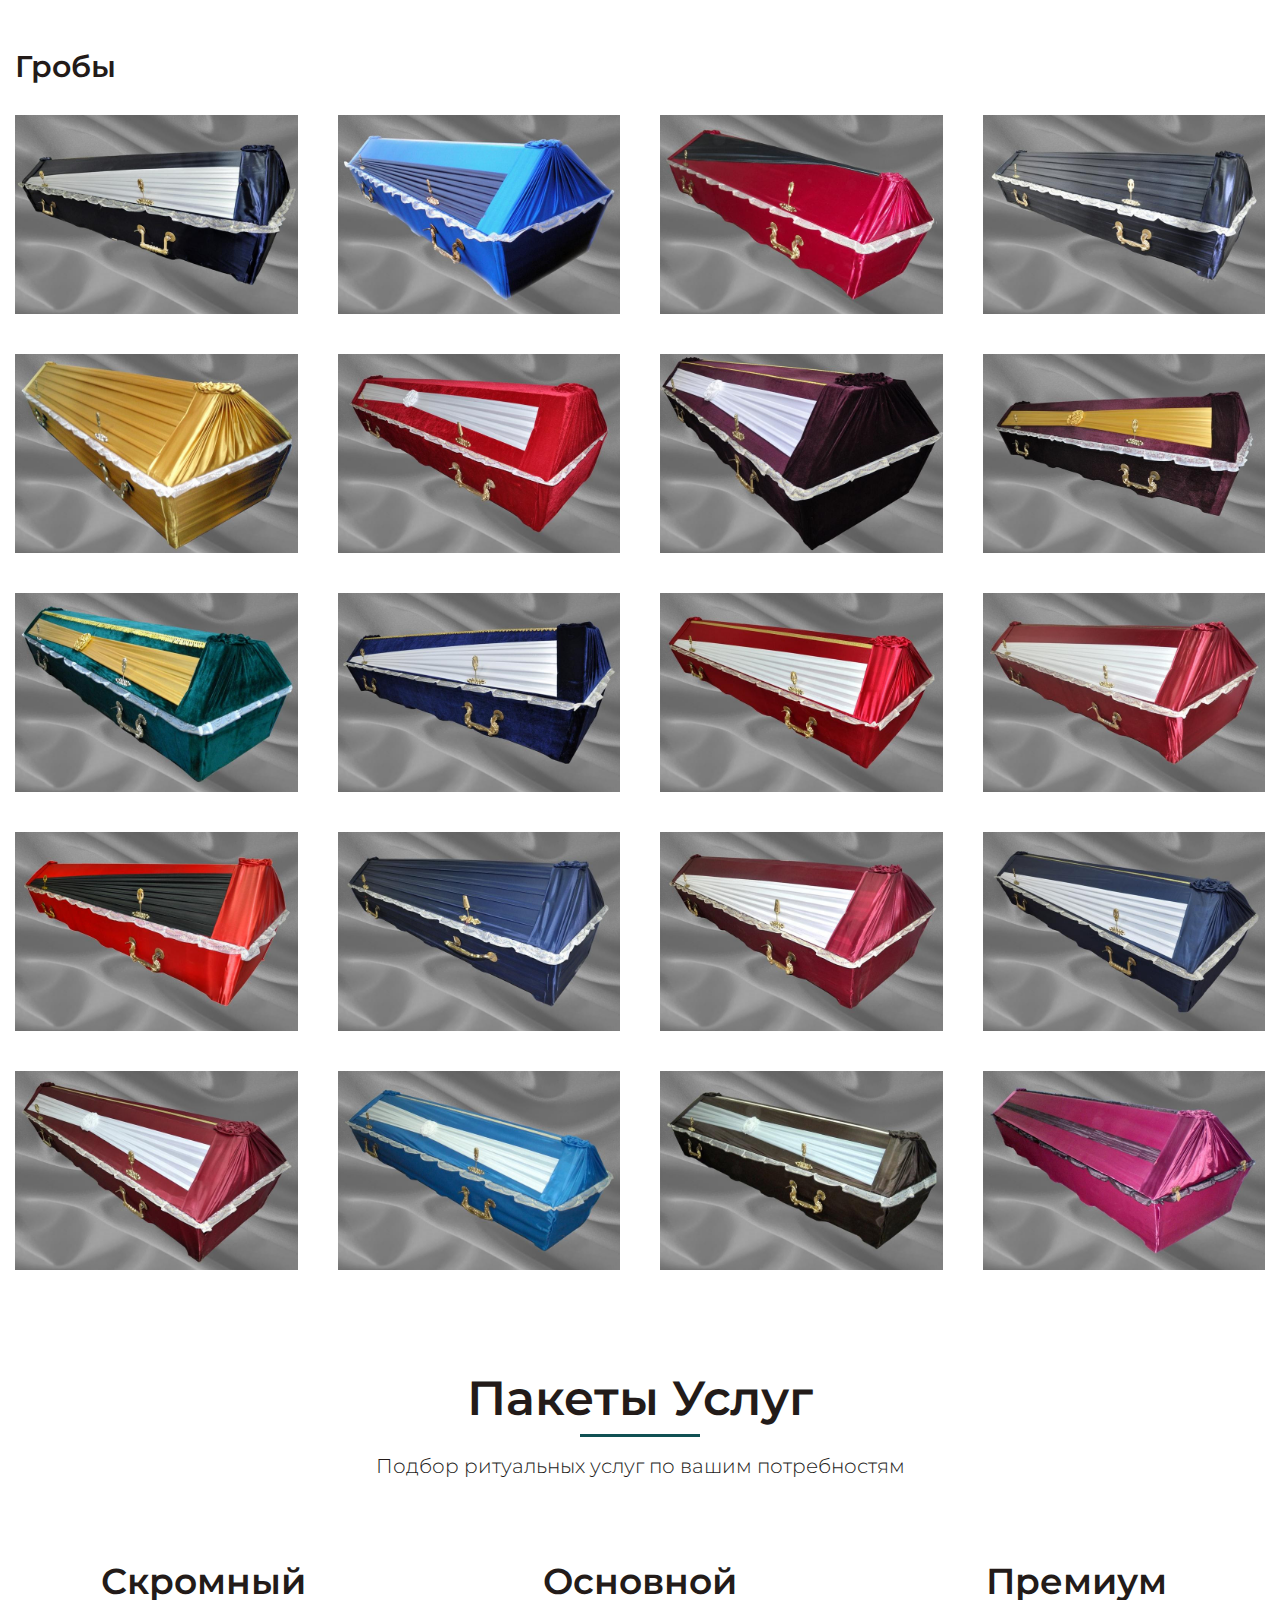
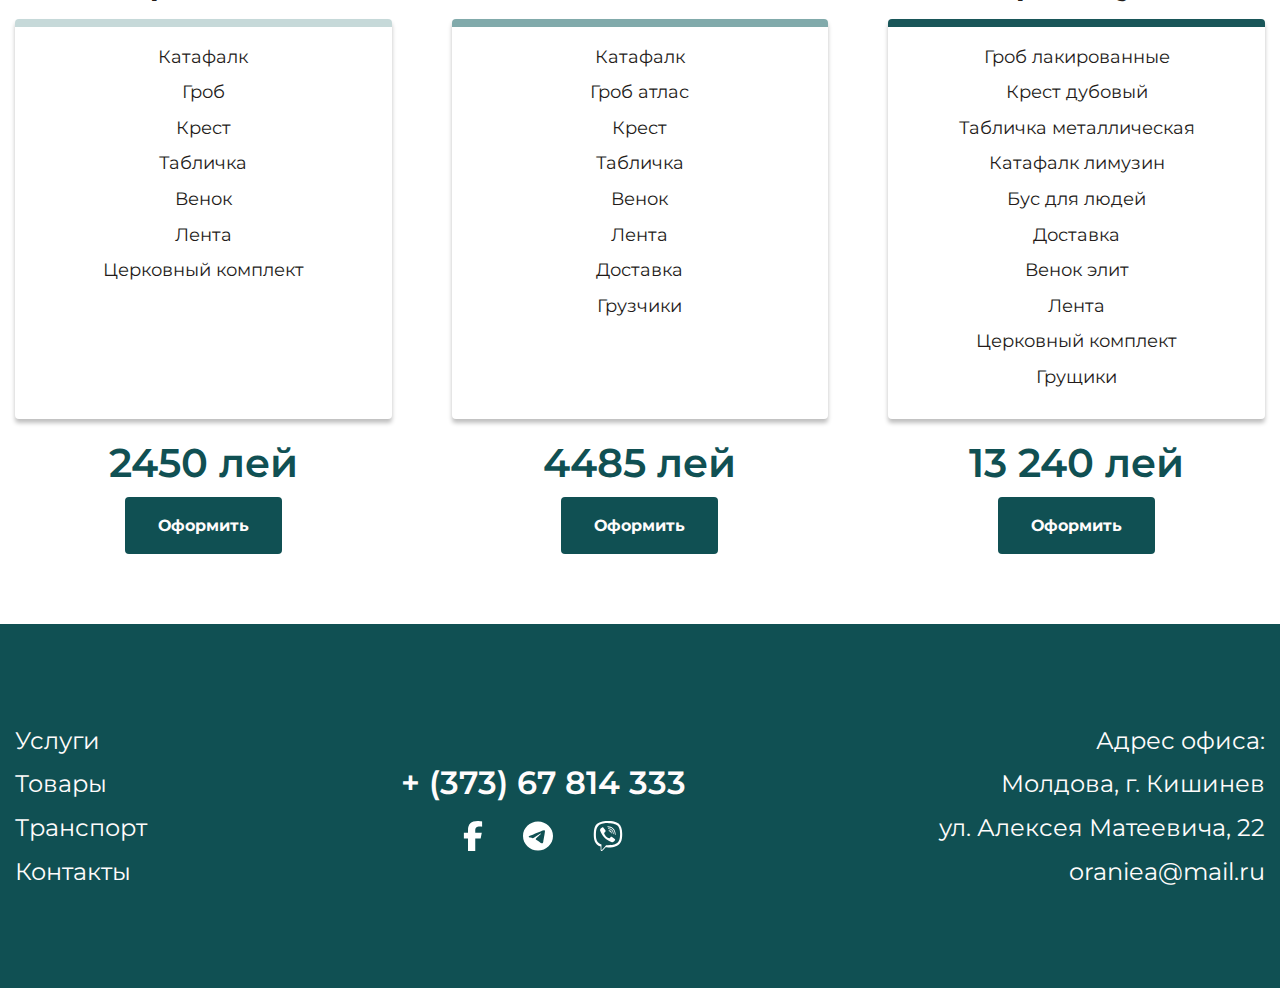
<file: pages/products.html>
<!DOCTYPE html>
<html lang="ru">

<head>
   <meta charset="UTF-8">
   <meta name="viewport" content="width=device-width, initial-scale=1.0">
   <link href="https://fonts.googleapis.com/css?family=Montserrat:300,regular,500,600,700" rel="stylesheet">
   <link rel="shortcut icon" href="../assets/img/favicon.ico" type="image/x-icon">
   <link rel="stylesheet" href="../assets/css/style.css">
   <title>Funeral Anghel</title>
</head>

<body>
   <div class="call-widget">
      <a href="tel:+37367814333" class="call-widget__button">
         <img src="../assets/img/call.svg" alt="Call">
         <div class="call-widget__text">+ (373) 67 814 333</div>
      </a>
   </div>
   <div class="wrapper">
      <header class="header">
         <div class="header__container">
            <a href="../index.html" class="header__logo">
               <img src="../assets/img/logo.svg" alt="Funeral Anghel">
            </a>
            <div class="header__menu menu">
               <div class="menu__icon">
                  <span></span>
               </div>
               <nav class="menu__body">
                  <ul class="menu__list">
                     <li><a href="../index.html" class="menu__link">Главная</a></li>
                     <li><a href="./services.html" class="menu__link">Услуги</a></li>
                     <li><a href="./products.html" class="menu__link _active">Товары</a></li>
                     <li><a href="./transport.html" class="menu__link">Транспорт</a></li>
                     <li><a href="./contacts.html" class="menu__link">Контакты</a></li>
                     <li class="menu__link-actions">
                        <a href="tel:+37367814333" class="header__call">+ (373) 67 814
                           333</a>
                        <p class="header__call-text">Ежедневно 24/7</p>
                     </li>
                  </ul>
               </nav>
            </div>
            <div class="header__actions">
               <a href="tel:+37367814333" class="header__call">+ (373) 67 814 333</a>
               <p class="header__call-text">Ежедневно 24/7</p>
            </div>
         </div>
      </header>
      <main class="main">
         <section class="hero">
            <div class="hero__container">
               <div class="hero__body">
                  <h1 class="hero__title">Товары</h1>
                  <p class="hero__subtitle">Для организации традиционных похорон требуются специальные принадлежности,
                     включая гроб, комплект одежды и постельное белье для усопшего, а также ленты, венки и другая
                     соответствующая атрибутика траурного ритуала.</p>
                  <div class="hero__buttons">
                     <a href="tel:+37367814333" class="hero__button button">Связаться с нами</a>
                     <a href="#products" class="hero__button button button-bordered section-link">Узнать больше</a>
                  </div>
               </div>
            </div>
            <div class="hero__image _ibg">
               <img src="../assets/img/background.jpg" alt="Background">
            </div>
         </section>
         <section class="products" id='products'>
            <div class="products__container">
               <div class="products__header section-header">
                  <h2 class="products__title title">Ритуальные товары</h2>
                  <p class="products__subtitle subtitle">Подбор ритуальных товаров</p>
               </div>
               <div class="products__body products-name">
                  <h3 class="products-name__title">Венки</h3>
                  <div class="products-name__items">
                     <div class="products-name__item">
                        <img src="../assets/img/products/wreaths/01.jpg" alt="Венок">
                     </div>
                     <div class="products-name__item">
                        <img src="../assets/img/products/wreaths/02.jpg" alt="Венок">
                     </div>
                     <div class="products-name__item">
                        <img src="../assets/img/products/wreaths/03.jpg" alt="Венок">
                     </div>
                     <div class="products-name__item">
                        <img src="../assets/img/products/wreaths/04.jpg" alt="Венок">
                     </div>
                     <div class="products-name__item">
                        <img src="../assets/img/products/wreaths/05.jpg" alt="Венок">
                     </div>
                     <div class="products-name__item">
                        <img src="../assets/img/products/wreaths/06.jpg" alt="Венок">
                     </div>
                     <div class="products-name__item">
                        <img src="../assets/img/products/wreaths/07.jpg" alt="Венок">
                     </div>
                     <div class="products-name__item">
                        <img src="../assets/img/products/wreaths/08.jpg" alt="Венок">
                     </div>
                     <div class="products-name__item">
                        <img src="../assets/img/products/wreaths/09.jpg" alt="Венок">
                     </div>
                     <div class="products-name__item">
                        <img src="../assets/img/products/wreaths/10.jpg" alt="Венок">
                     </div>
                     <div class="products-name__item">
                        <img src="../assets/img/products/wreaths/11.jpg" alt="Венок">
                     </div>
                     <div class="products-name__item">
                        <img src="../assets/img/products/wreaths/12.jpg" alt="Венок">
                     </div>
                     <div class="products-name__item">
                        <img src="../assets/img/products/wreaths/13.jpg" alt="Венок">
                     </div>
                     <div class="products-name__item">
                        <img src="../assets/img/products/wreaths/14.jpg" alt="Венок">
                     </div>
                     <div class="products-name__item">
                        <img src="../assets/img/products/wreaths/15.jpg" alt="Венок">
                     </div>
                     <div class="products-name__item">
                        <img src="../assets/img/products/wreaths/16.jpg" alt="Венок">
                     </div>
                     <div class="products-name__item">
                        <img src="../assets/img/products/wreaths/17.jpg" alt="Венок">
                     </div>
                     <div class="products-name__item">
                        <img src="../assets/img/products/wreaths/18.jpg" alt="Венок">
                     </div>
                     <div class="products-name__item">
                        <img src="../assets/img/products/wreaths/19.jpg" alt="Венок">
                     </div>
                     <div class="products-name__item">
                        <img src="../assets/img/products/wreaths/20.jpg" alt="Венок">
                     </div>
                     <div class="products-name__item">
                        <img src="../assets/img/products/wreaths/21.jpg" alt="Венок">
                     </div>
                     <div class="products-name__item">
                        <img src="../assets/img/products/wreaths/22.jpg" alt="Венок">
                     </div>
                     <div class="products-name__item">
                        <img src="../assets/img/products/wreaths/23.jpg" alt="Венок">
                     </div>
                  </div>
               </div>
               <div class="products__body products-name">
                  <h3 class="products-name__title">Кресты</h3>
                  <div class="products-name__items">
                     <div class="products-name__item">
                        <img src="../assets/img/products/crosses/01.jpg" alt="Крест">
                     </div>
                     <div class="products-name__item">
                        <img src="../assets/img/products/crosses/02.jpg" alt="Крест">
                     </div>
                     <div class="products-name__item">
                        <img src="../assets/img/products/crosses/03.jpg" alt="Крест">
                     </div>
                     <div class="products-name__item">
                        <img src="../assets/img/products/crosses/04.jpg" alt="Крест">
                     </div>
                     <div class="products-name__item">
                        <img src="../assets/img/products/crosses/05.jpg" alt="Крест">
                     </div>
                     <div class="products-name__item">
                        <img src="../assets/img/products/crosses/06.jpg" alt="Крест">
                     </div>
                     <div class="products-name__item">
                        <img src="../assets/img/products/crosses/07.jpg" alt="Крест">
                     </div>
                     <div class="products-name__item">
                        <img src="../assets/img/products/crosses/08.jpg" alt="Крест">
                     </div>
                  </div>
               </div>
               <div class="products__body products-name">
                  <h3 class="products-name__title">Гробы</h3>
                  <div class="products-name__items">
                     <div class="products-name__item">
                        <img src="../assets/img/products/coffins/01.jpg" alt="Гроб">
                     </div>
                     <div class="products-name__item">
                        <img src="../assets/img/products/coffins/02.jpg" alt="Гроб">
                     </div>
                     <div class="products-name__item">
                        <img src="../assets/img/products/coffins/03.jpg" alt="Гроб">
                     </div>
                     <div class="products-name__item">
                        <img src="../assets/img/products/coffins/04.jpg" alt="Гроб">
                     </div>
                     <div class="products-name__item">
                        <img src="../assets/img/products/coffins/05.jpg" alt="Гроб">
                     </div>
                     <div class="products-name__item">
                        <img src="../assets/img/products/coffins/06.jpg" alt="Гроб">
                     </div>
                     <div class="products-name__item">
                        <img src="../assets/img/products/coffins/07.jpg" alt="Гроб">
                     </div>
                     <div class="products-name__item">
                        <img src="../assets/img/products/coffins/08.jpg" alt="Гроб">
                     </div>
                     <div class="products-name__item">
                        <img src="../assets/img/products/coffins/09.jpg" alt="Гроб">
                     </div>
                     <div class="products-name__item">
                        <img src="../assets/img/products/coffins/10.jpg" alt="Гроб">
                     </div>
                     <div class="products-name__item">
                        <img src="../assets/img/products/coffins/11.jpg" alt="Гроб">
                     </div>
                     <div class="products-name__item">
                        <img src="../assets/img/products/coffins/12.jpg" alt="Гроб">
                     </div>
                     <div class="products-name__item">
                        <img src="../assets/img/products/coffins/13.jpg" alt="Гроб">
                     </div>
                     <div class="products-name__item">
                        <img src="../assets/img/products/coffins/14.jpg" alt="Гроб">
                     </div>
                     <div class="products-name__item">
                        <img src="../assets/img/products/coffins/15.jpg" alt="Гроб">
                     </div>
                     <div class="products-name__item">
                        <img src="../assets/img/products/coffins/16.jpg" alt="Гроб">
                     </div>
                     <div class="products-name__item">
                        <img src="../assets/img/products/coffins/17.jpg" alt="Гроб">
                     </div>
                     <div class="products-name__item">
                        <img src="../assets/img/products/coffins/18.jpg" alt="Гроб">
                     </div>
                     <div class="products-name__item">
                        <img src="../assets/img/products/coffins/19.jpg" alt="Гроб">
                     </div>
                     <div class="products-name__item">
                        <img src="../assets/img/products/coffins/20.jpg" alt="Гроб">
                     </div>
                  </div>
               </div>
            </div>
         </section>
         <section class="prices">
            <div class="prices__container">
               <div class="prices__header section-header">
                  <h2 class="prices__title title">Пакеты Услуг</h2>
                  <p class="prices__subtitle subtitle">Подбор ритуальных услуг по вашим потребностям</p>
               </div>
               <div class="prices__body">
                  <div class="prices__items">
                     <div class="prices__item item-prices">
                        <div class="item-prices__header">
                           <h3 class="item-prices__title">Скромный</h3>
                        </div>
                        <div class="item-prices__body item-prices__body-modest">
                           <ul class="item-prices__list">
                              <li class="item-prices__text">Катафалк</li>
                              <li class="item-prices__text">Гроб</li>
                              <li class="item-prices__text">Крест</li>
                              <li class="item-prices__text">Табличка</li>
                              <li class="item-prices__text">Венок</li>
                              <li class="item-prices__text">Лента</li>
                              <li class="item-prices__text">Церковный комплект</li>
                           </ul>
                        </div>
                        <div class="item-prices__footer">
                           <div class="item-prices__price">2450 лей</div>
                           <a href="#" class="item-prices__button button">Оформить</a>
                        </div>
                     </div>
                     <div class="prices__item item-prices">
                        <div class="item-prices__header">
                           <h3 class="item-prices__title">Основной</h3>
                        </div>
                        <div class="item-prices__body item-prices__body-main">
                           <ul class="item-prices__list">
                              <li class="item-prices__text">Катафалк</li>
                              <li class="item-prices__text">Гроб атлас</li>
                              <li class="item-prices__text">Крест</li>
                              <li class="item-prices__text">Табличка</li>
                              <li class="item-prices__text">Венок</li>
                              <li class="item-prices__text">Лента</li>
                              <li class="item-prices__text">Доставка</li>
                              <li class="item-prices__text">Грузчики</li>
                           </ul>
                        </div>
                        <div class="item-prices__footer">
                           <div class="item-prices__price">4485 лей</div>
                           <a href="#" class="item-prices__button button">Оформить</a>
                        </div>
                     </div>
                     <div class="prices__item item-prices">
                        <div class="item-prices__header">
                           <h3 class="item-prices__title">Премиум</h3>
                        </div>
                        <div class="item-prices__body item-prices__body-premium">
                           <ul class="item-prices__list">
                              <li class="item-prices__text">Гроб лакированные</li>
                              <li class="item-prices__text">Крест дубовый</li>
                              <li class="item-prices__text">Табличка металлическая</li>
                              <li class="item-prices__text">Катафалк лимузин</li>
                              <li class="item-prices__text">Бус для людей</li>
                              <li class="item-prices__text">Доставка</li>
                              <li class="item-prices__text">Венок элит</li>
                              <li class="item-prices__text">Лента</li>
                              <li class="item-prices__text">Церковный комплект</li>
                              <li class="item-prices__text">Грущики</li>
                           </ul>
                        </div>
                        <div class="item-prices__footer">
                           <div class="item-prices__price">13 240 лей</div>
                           <a href="#" class="item-prices__button button">Оформить</a>
                        </div>
                     </div>
                  </div>
               </div>
            </div>
         </section>
      </main>
      <footer class="footer">
         <div class="footer__container">
            <div class="footer__body">
               <div class="footer__items">
                  <div class="footer__item item-footer">
                     <ul class="item-footer__list">
                        <li><a href="./services.html" class="item-footer__link">Услуги</a></li>
                        <li><a href="./products.html" class="item-footer__link">Товары</a></li>
                        <li><a href="./transport.html" class="item-footer__link">Транспорт</a></li>
                        <li><a href="./contacts.html" class="item-footer__link">Контакты</a></li>
                     </ul>
                  </div>
                  <div class="footer__item item-footer">
                     <a href="tel:37367814333" class="item-footer__call">+ (373) 67 814 333</a>
                     <div class="item-footer__socials">
                        <a href="https://www.facebook.com/?locale=ru_RU" class="item-footer__social">
                           <img src="../assets/img/index/footer/01.svg" alt="Facebook">
                        </a>
                        <a href="https://web.telegram.org/" class="item-footer__social">
                           <img src="../assets/img/index/footer/02.svg" alt="Telegram">
                        </a>
                        <a href="https://www.viber.com/ru/" class="item-footer__social">
                           <img src="../assets/img/index/footer/03.svg" alt="Viber">
                        </a>
                     </div>
                  </div>
                  <div class="footer__item item-footer">
                     <ul class="item-footer__list">
                        <li class="item-footer__item">Адрес офиса:</li>
                        <li class="item-footer__item">Молдова, г. Кишинев</li>
                        <li class="item-footer__item">ул. Алексея Матеевича, 22</li>
                        <li><a href="mailto:oraniea@mail.ru" class="item-footer__link">oraniea@mail.ru</a></li>
                     </ul>
                  </div>
               </div>
            </div>
         </div>
      </footer>
   </div>
   <script src="../assets/js/script.js"></script>
</body>

</html>
</file>
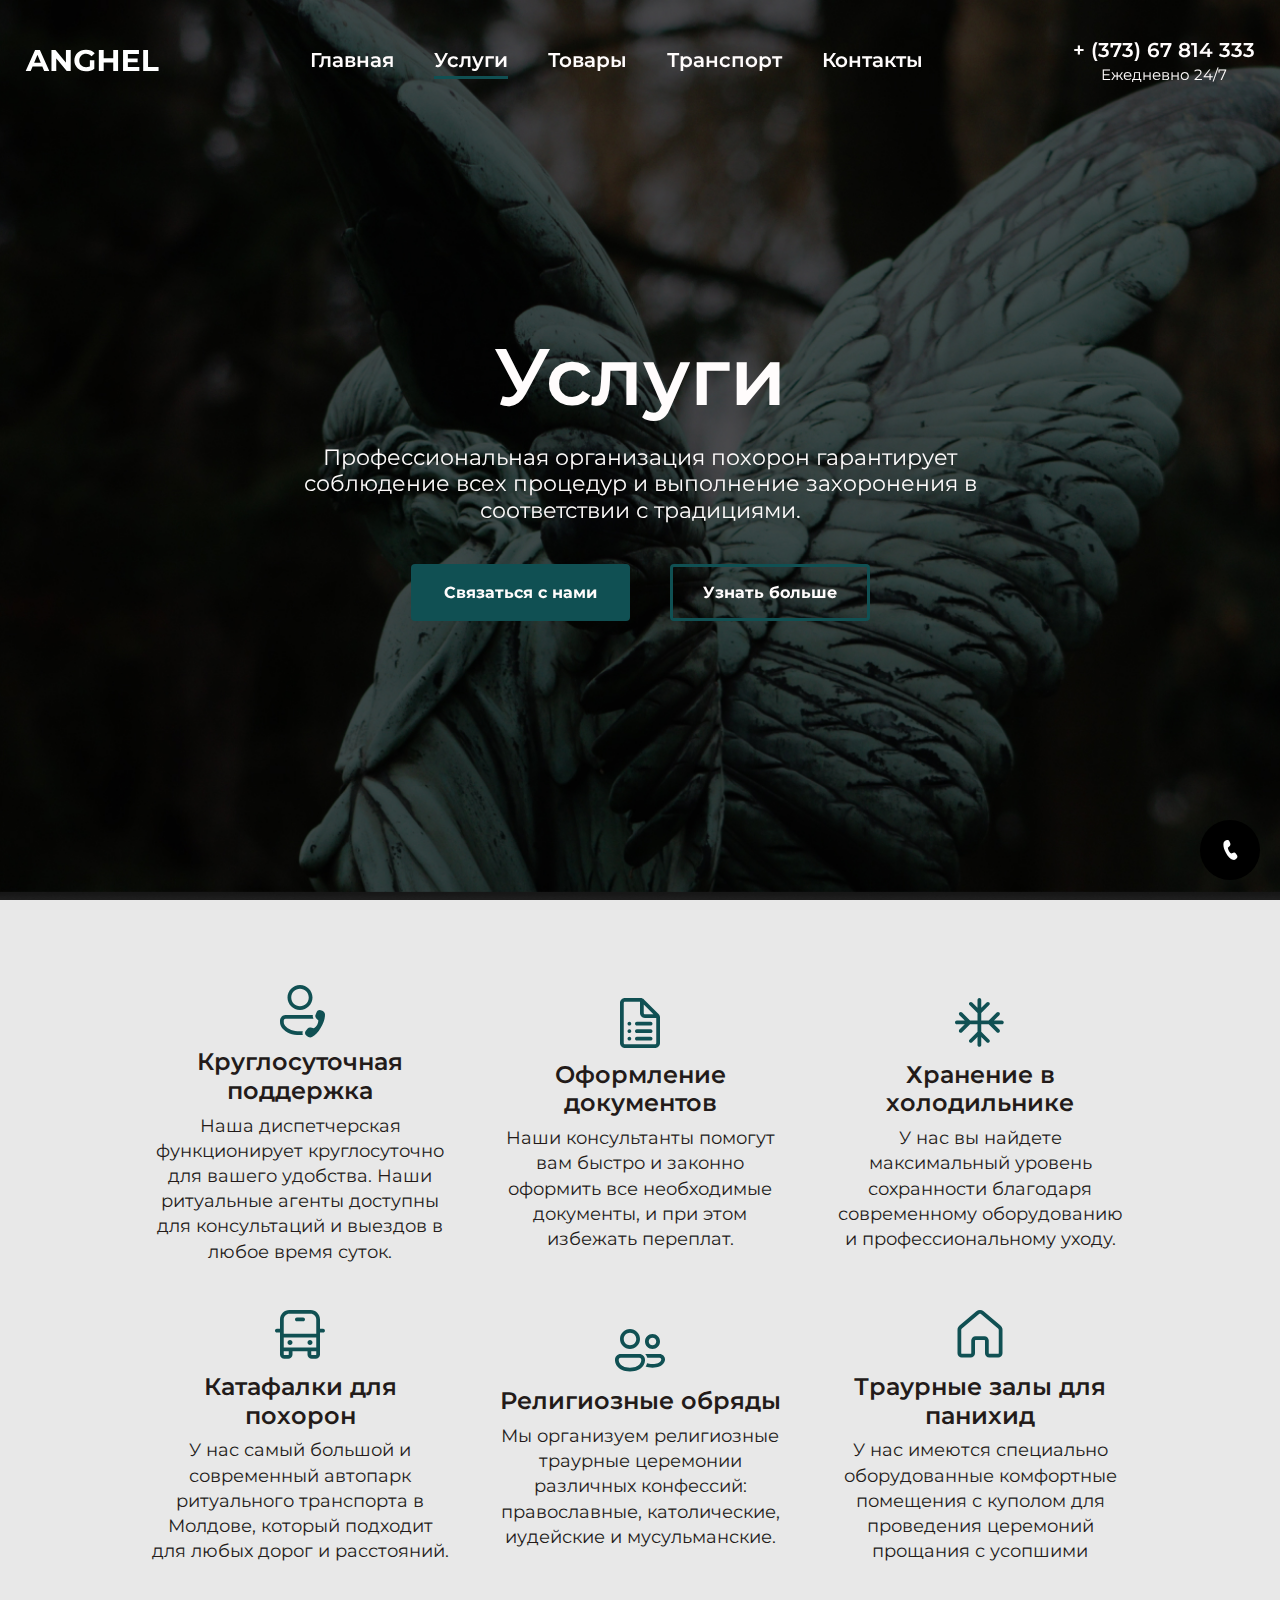
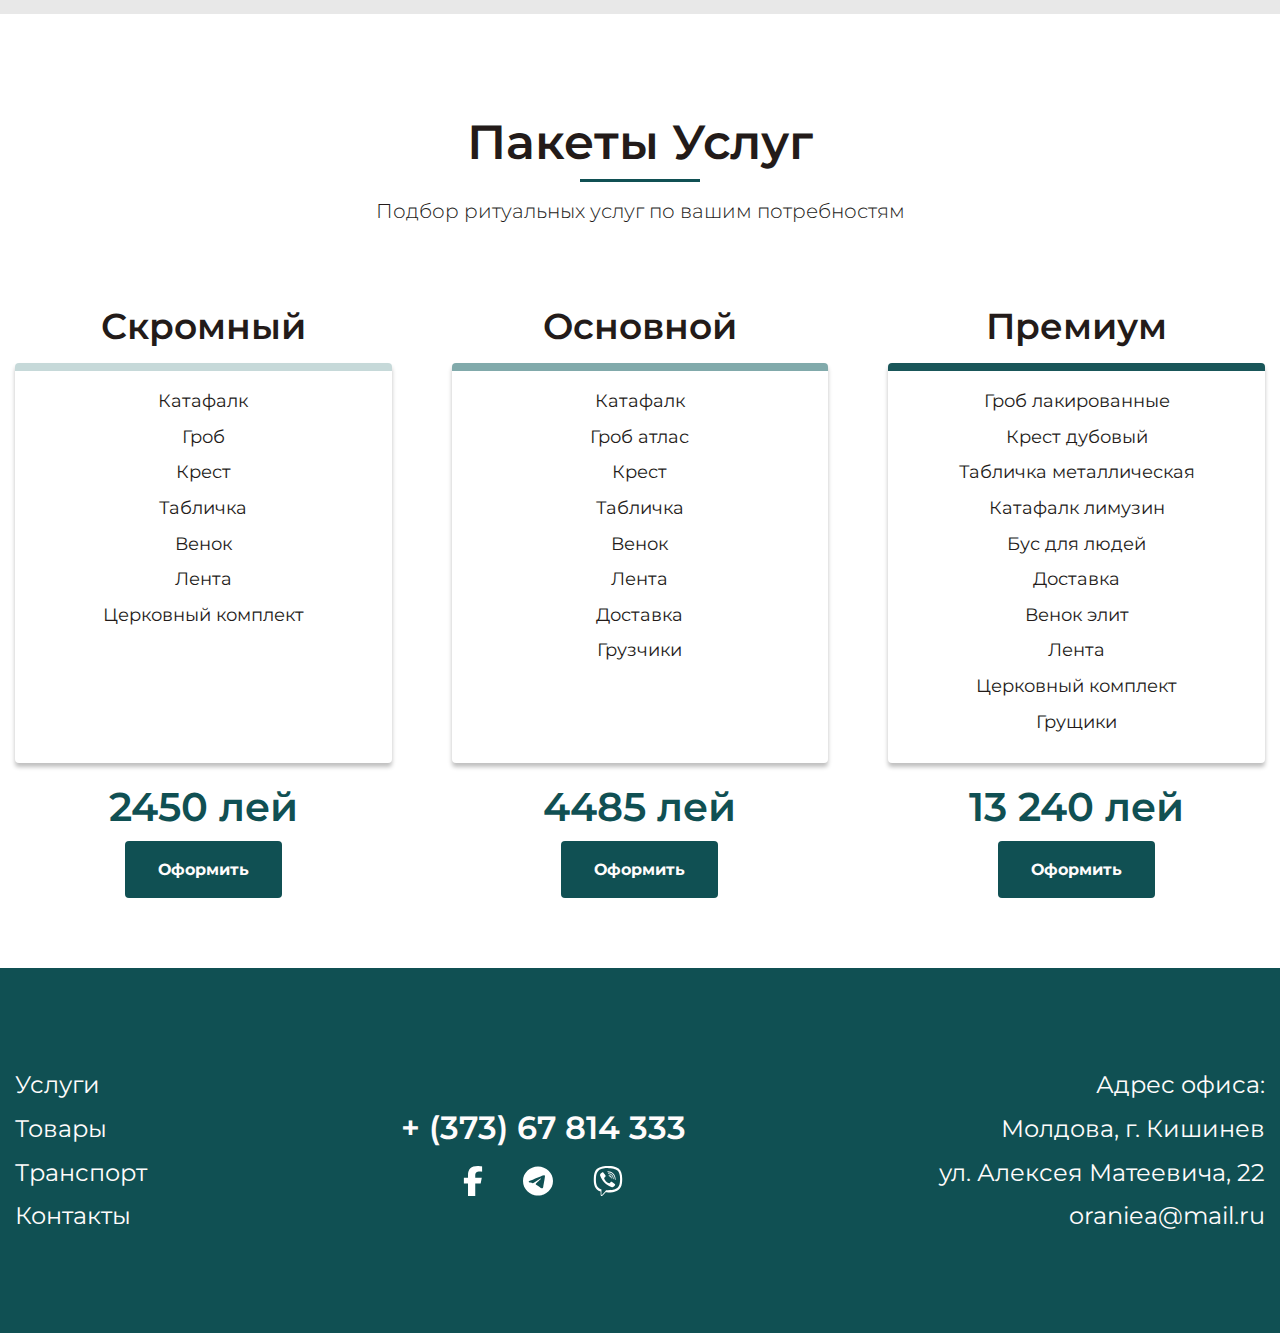
<file: pages/services.html>
<!DOCTYPE html>
<html lang="ru">

<head>
   <meta charset="UTF-8">
   <meta name="viewport" content="width=device-width, initial-scale=1.0">
   <link href="https://fonts.googleapis.com/css?family=Montserrat:300,regular,500,600,700" rel="stylesheet">
   <link rel="shortcut icon" href="../assets/img/favicon.ico" type="image/x-icon">
   <link rel="stylesheet" href="../assets/css/style.css">
   <title>Funeral Anghel</title>
</head>

<body>
   <div class="call-widget">
      <a href="tel:+37367814333" class="call-widget__button">
         <img src="../assets/img/call.svg" alt="Call">
         <div class="call-widget__text">+ (373) 67 814 333</div>
      </a>
   </div>
   <div class="wrapper">
      <header class="header">
         <div class="header__container">
            <a href="../index.html" class="header__logo">
               <img src="../assets/img/logo.svg" alt="Funeral Anghel">
            </a>
            <div class="header__menu menu">
               <div class="menu__icon">
                  <span></span>
               </div>
               <nav class="menu__body">
                  <ul class="menu__list">
                     <li><a href="../index.html" class="menu__link">Главная</a></li>
                     <li><a href="./services.html" class="menu__link _active">Услуги</a></li>
                     <li><a href="./products.html" class="menu__link">Товары</a></li>
                     <li><a href="./transport.html" class="menu__link">Транспорт</a></li>
                     <li><a href="./contacts.html" class="menu__link">Контакты</a></li>
                     <li class="menu__link-actions">
                        <a href="tel:+37367814333" class="header__call">+ (373) 67 814
                           333</a>
                        <p class="header__call-text">Ежедневно 24/7</p>
                     </li>
                  </ul>
               </nav>
            </div>
            <div class="header__actions">
               <a href="tel:+37367814333" class="header__call">+ (373) 67 814 333</a>
               <p class="header__call-text">Ежедневно 24/7</p>
            </div>
         </div>
      </header>
      <main class="main">
         <section class="hero">
            <div class="hero__container">
               <div class="hero__body">
                  <h1 class="hero__title">Услуги</h1>
                  <p class="hero__subtitle">Профессиональная организация похорон гарантирует соблюдение всех процедур и
                     выполнение захоронения в соответствии с традициями.</p>
                  <div class="hero__buttons">
                     <a href="tel:+37367814333" class="hero__button button">Связаться с нами</a>
                     <a href="#offers" class="hero__button button button-bordered section-link">Узнать больше</a>
                  </div>
               </div>
            </div>
            <div class="hero__image _ibg">
               <img src="../assets/img/background.jpg" alt="Background">
            </div>
         </section>
         <section class="offers" id='offers'>
            <div class="offers__container">
               <div class="offers__body">
                  <div class="offers__items">
                     <div class="offers__item item-offers">
                        <div class="item-offers__icon">
                           <img src="../assets/img/services/01.svg" alt="Круглосуточная поддержка">
                        </div>
                        <h3 class="item-offers__title">Круглосуточная поддержка</h3>
                        <p class="item-offers__text">Наша диспетчерская функционирует круглосуточно для вашего удобства.
                           Наши ритуальные агенты доступны для консультаций и выездов в любое время суток.</p>
                     </div>
                     <div class="offers__item item-offers">
                        <div class="item-offers__icon">
                           <img src="../assets/img/services/02.svg" alt="">
                        </div>
                        <h3 class="item-offers__title">Оформление документов</h3>
                        <p class="item-offers__text">Наши консультанты помогут вам быстро и законно оформить все
                           необходимые документы, и при этом избежать переплат.</p>
                     </div>
                     <div class="offers__item item-offers">
                        <div class="item-offers__icon">
                           <img src="../assets/img/services/03.svg" alt="">
                        </div>
                        <h3 class="item-offers__title">Хранение в холодильнике</h3>
                        <p class="item-offers__text">У нас вы найдете максимальный уровень сохранности благодаря
                           современному оборудованию и профессиональному уходу.</p>
                     </div>
                     <div class="offers__item item-offers">
                        <div class="item-offers__icon">
                           <img src="../assets/img/services/04.svg" alt="">
                        </div>
                        <h3 class="item-offers__title">Катафалки для похорон</h3>
                        <p class="item-offers__text">У нас самый большой и современный автопарк ритуального транспорта в
                           Молдове, который подходит для любых дорог и расстояний.</p>
                     </div>
                     <div class="offers__item item-offers">
                        <div class="item-offers__icon">
                           <img src="../assets/img/services/05.svg" alt="">
                        </div>
                        <h3 class="item-offers__title">Религиозные обряды</h3>
                        <p class="item-offers__text">Мы организуем религиозные траурные церемонии различных конфессий:
                           православные, католические, иудейские и мусульманские.</p>
                     </div>
                     <div class="offers__item item-offers">
                        <div class="item-offers__icon">
                           <img src="../assets/img/services/06.svg" alt="">
                        </div>
                        <h3 class="item-offers__title">Траурные залы для панихид</h3>
                        <p class="item-offers__text">У нас имеются специально оборудованные комфортные помещения с
                           куполом для проведения церемоний прощания с усопшими</p>
                     </div>
                  </div>
               </div>
            </div>
         </section>
         <section class="prices">
            <div class="prices__container">
               <div class="prices__header section-header">
                  <h2 class="prices__title title">Пакеты Услуг</h2>
                  <p class="prices__subtitle subtitle">Подбор ритуальных услуг по вашим потребностям</p>
               </div>
               <div class="prices__body">
                  <div class="prices__items">
                     <div class="prices__item item-prices">
                        <div class="item-prices__header">
                           <h3 class="item-prices__title">Скромный</h3>
                        </div>
                        <div class="item-prices__body item-prices__body-modest">
                           <ul class="item-prices__list">
                              <li class="item-prices__text">Катафалк</li>
                              <li class="item-prices__text">Гроб</li>
                              <li class="item-prices__text">Крест</li>
                              <li class="item-prices__text">Табличка</li>
                              <li class="item-prices__text">Венок</li>
                              <li class="item-prices__text">Лента</li>
                              <li class="item-prices__text">Церковный комплект</li>
                           </ul>
                        </div>
                        <div class="item-prices__footer">
                           <div class="item-prices__price">2450 лей</div>
                           <a href="#" class="item-prices__button button">Оформить</a>
                        </div>
                     </div>
                     <div class="prices__item item-prices">
                        <div class="item-prices__header">
                           <h3 class="item-prices__title">Основной</h3>
                        </div>
                        <div class="item-prices__body item-prices__body-main">
                           <ul class="item-prices__list">
                              <li class="item-prices__text">Катафалк</li>
                              <li class="item-prices__text">Гроб атлас</li>
                              <li class="item-prices__text">Крест</li>
                              <li class="item-prices__text">Табличка</li>
                              <li class="item-prices__text">Венок</li>
                              <li class="item-prices__text">Лента</li>
                              <li class="item-prices__text">Доставка</li>
                              <li class="item-prices__text">Грузчики</li>
                           </ul>
                        </div>
                        <div class="item-prices__footer">
                           <div class="item-prices__price">4485 лей</div>
                           <a href="#" class="item-prices__button button">Оформить</a>
                        </div>
                     </div>
                     <div class="prices__item item-prices">
                        <div class="item-prices__header">
                           <h3 class="item-prices__title">Премиум</h3>
                        </div>
                        <div class="item-prices__body item-prices__body-premium">
                           <ul class="item-prices__list">
                              <li class="item-prices__text">Гроб лакированные</li>
                              <li class="item-prices__text">Крест дубовый</li>
                              <li class="item-prices__text">Табличка металлическая</li>
                              <li class="item-prices__text">Катафалк лимузин</li>
                              <li class="item-prices__text">Бус для людей</li>
                              <li class="item-prices__text">Доставка</li>
                              <li class="item-prices__text">Венок элит</li>
                              <li class="item-prices__text">Лента</li>
                              <li class="item-prices__text">Церковный комплект</li>
                              <li class="item-prices__text">Грущики</li>
                           </ul>
                        </div>
                        <div class="item-prices__footer">
                           <div class="item-prices__price">13 240 лей</div>
                           <a href="#" class="item-prices__button button">Оформить</a>
                        </div>
                     </div>
                  </div>
               </div>
            </div>
         </section>
      </main>
      <footer class="footer">
         <div class="footer__container">
            <div class="footer__body">
               <div class="footer__items">
                  <div class="footer__item item-footer">
                     <ul class="item-footer__list">
                        <li><a href="./services.html" class="item-footer__link">Услуги</a></li>
                        <li><a href="./products.html" class="item-footer__link">Товары</a></li>
                        <li><a href="./transport.html" class="item-footer__link">Транспорт</a></li>
                        <li><a href="./contacts.html" class="item-footer__link">Контакты</a></li>
                     </ul>
                  </div>
                  <div class="footer__item item-footer">
                     <a href="tel:37367814333" class="item-footer__call">+ (373) 67 814 333</a>
                     <div class="item-footer__socials">
                        <a href="https://www.facebook.com/?locale=ru_RU" class="item-footer__social">
                           <img src="../assets/img/index/footer/01.svg" alt="Facebook">
                        </a>
                        <a href="https://web.telegram.org/" class="item-footer__social">
                           <img src="../assets/img/index/footer/02.svg" alt="Telegram">
                        </a>
                        <a href="https://www.viber.com/ru/" class="item-footer__social">
                           <img src="../assets/img/index/footer/03.svg" alt="Viber">
                        </a>
                     </div>
                  </div>
                  <div class="footer__item item-footer">
                     <ul class="item-footer__list">
                        <li class="item-footer__item">Адрес офиса:</li>
                        <li class="item-footer__item">Молдова, г. Кишинев</li>
                        <li class="item-footer__item">ул. Алексея Матеевича, 22</li>
                        <li><a href="mailto:oraniea@mail.ru" class="item-footer__link">oraniea@mail.ru</a></li>
                     </ul>
                  </div>
               </div>
            </div>
         </div>
      </footer>
   </div>
   <script src="../assets/js/script.js"></script>
</body>

</html>
</file>
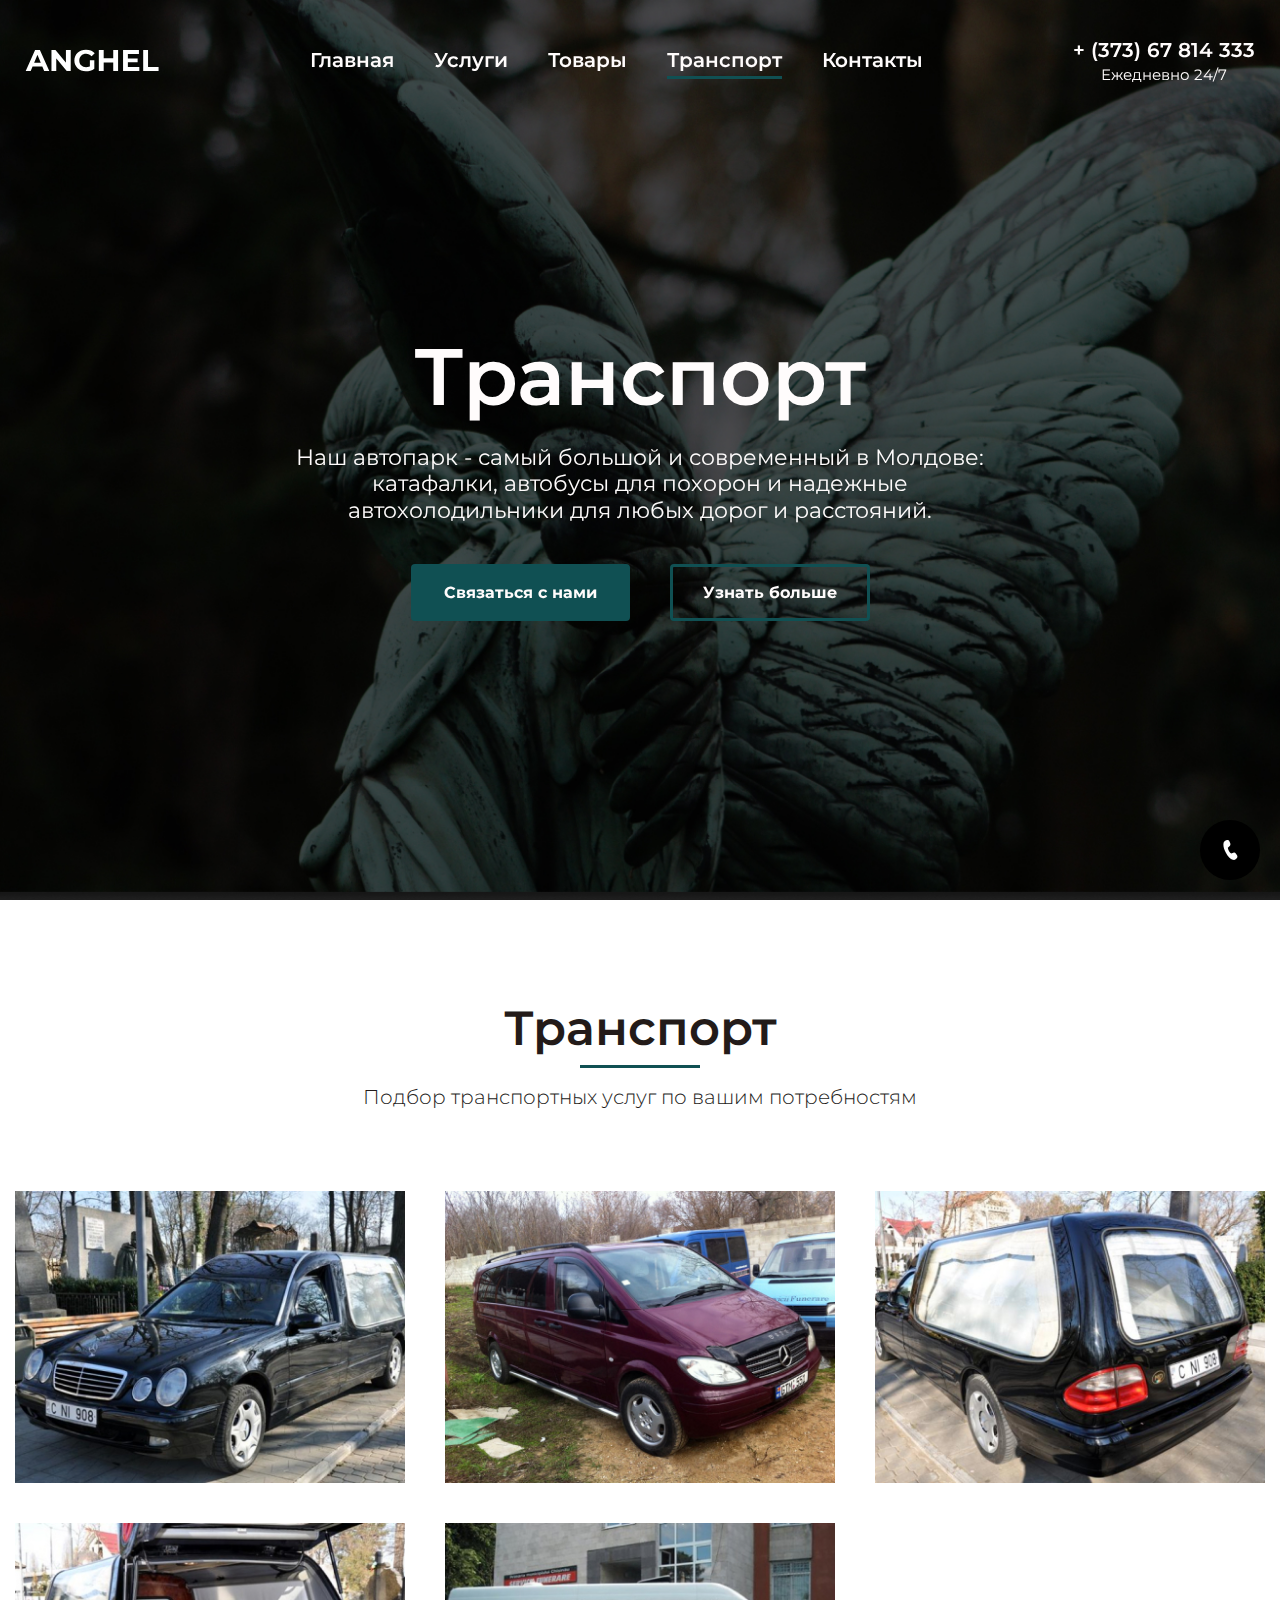
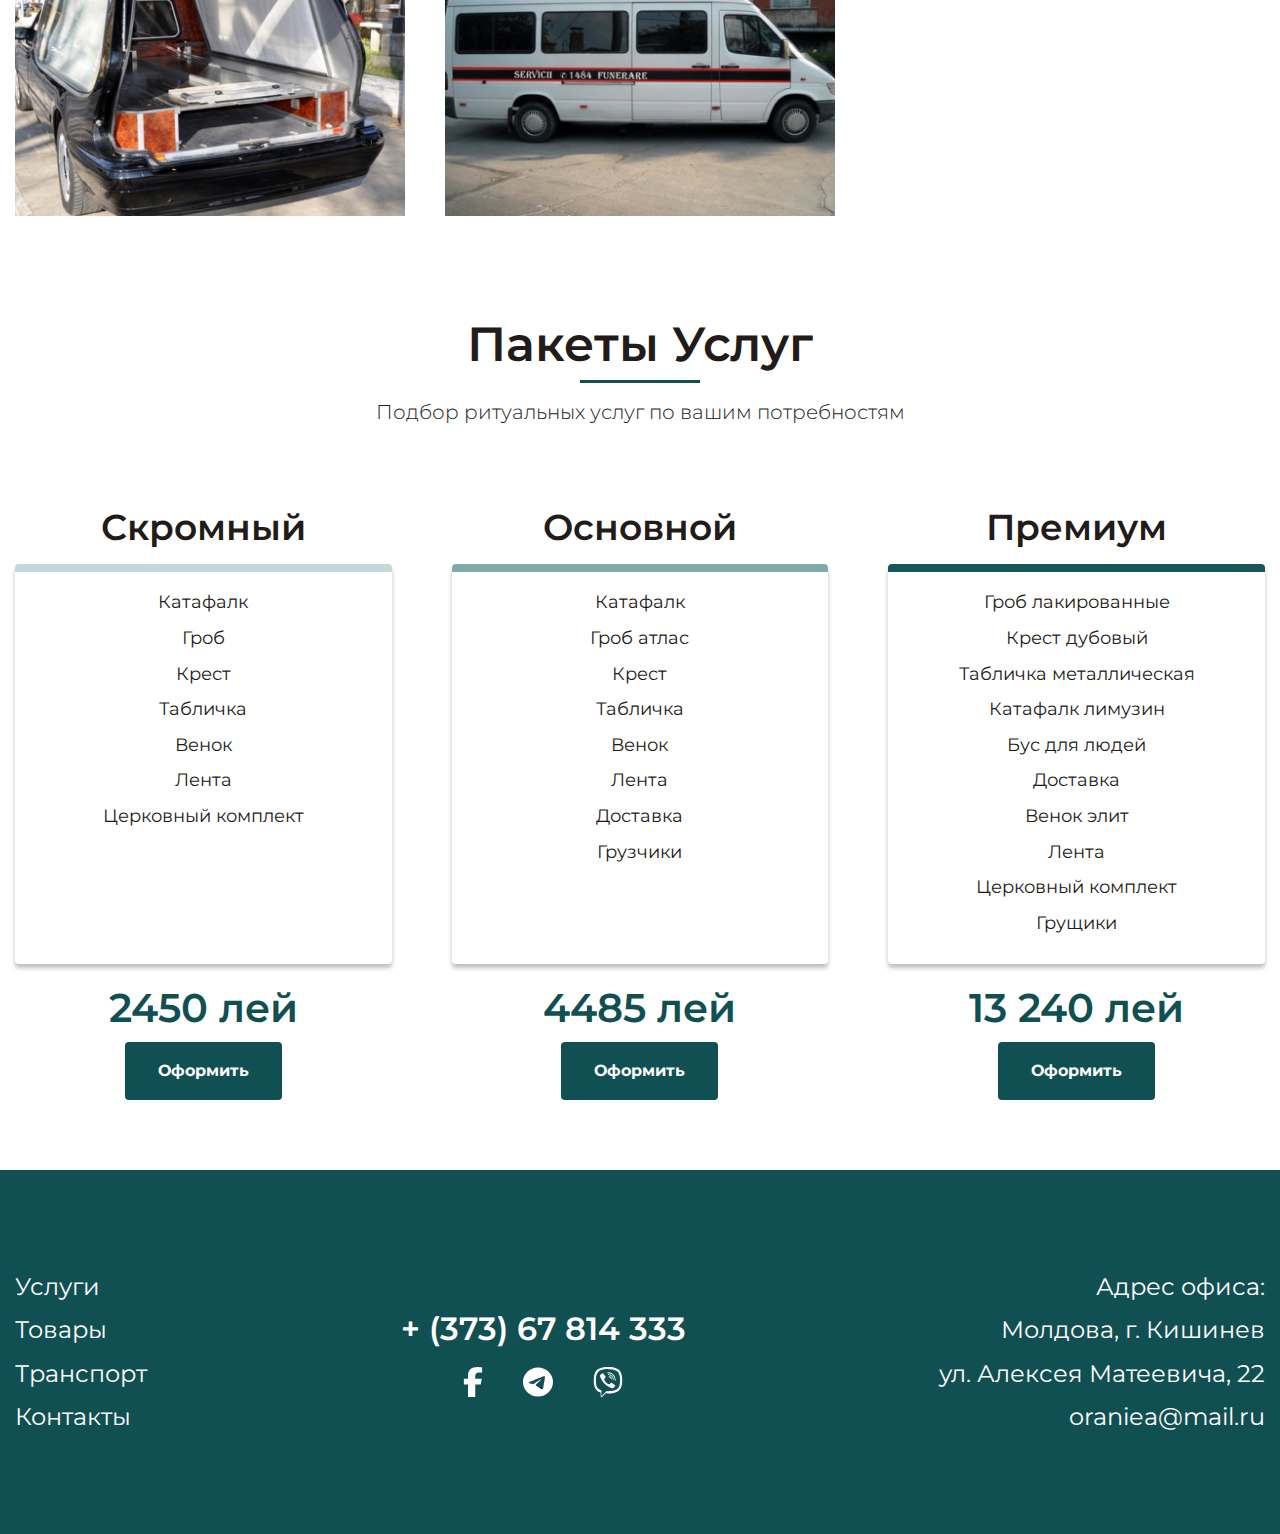
<file: pages/transport.html>
<!DOCTYPE html>
<html lang="ru">

<head>
   <meta charset="UTF-8">
   <meta name="viewport" content="width=device-width, initial-scale=1.0">
   <link href="https://fonts.googleapis.com/css?family=Montserrat:300,regular,500,600,700" rel="stylesheet">
   <link rel="shortcut icon" href="../assets/img/favicon.ico" type="image/x-icon">
   <link rel="stylesheet" href="../assets/css/style.css">
   <title>Funeral Anghel</title>
</head>

<body>
   <div class="call-widget">
      <a href="tel:+37367814333" class="call-widget__button">
         <img src="../assets/img/call.svg" alt="Call">
         <div class="call-widget__text">+ (373) 67 814 333</div>
      </a>
   </div>
   <div class="wrapper">
      <header class="header">
         <div class="header__container">
            <a href="../index.html" class="header__logo">
               <img src="../assets/img/logo.svg" alt="Funeral Anghel">
            </a>
            <div class="header__menu menu">
               <div class="menu__icon">
                  <span></span>
               </div>
               <nav class="menu__body">
                  <ul class="menu__list">
                     <li><a href="../index.html" class="menu__link">Главная</a></li>
                     <li><a href="./services.html" class="menu__link">Услуги</a></li>
                     <li><a href="./products.html" class="menu__link">Товары</a></li>
                     <li><a href="./transport.html" class="menu__link _active">Транспорт</a></li>
                     <li><a href="./contacts.html" class="menu__link">Контакты</a></li>
                     <li class="menu__link-actions">
                        <a href="tel:+37367814333" class="header__call">+ (373) 67 814
                           333</a>
                        <p class="header__call-text">Ежедневно 24/7</p>
                     </li>
                  </ul>
               </nav>
            </div>
            <div class="header__actions">
               <a href="tel:+37367814333" class="header__call">+ (373) 67 814 333</a>
               <p class="header__call-text">Ежедневно 24/7</p>
            </div>
         </div>
      </header>
      <main class="main">
         <section class="hero">
            <div class="hero__container">
               <div class="hero__body">
                  <h1 class="hero__title">Транспорт</h1>
                  <p class="hero__subtitle">Наш автопарк - самый большой и современный в Молдове: катафалки, автобусы
                     для похорон и надежные автохолодильники для любых дорог и расстояний.
                  </p>
                  <div class="hero__buttons">
                     <a href="tel:+37367814333" class="hero__button button">Связаться с нами</a>
                     <a href="#transport" class="hero__button button button-bordered section-link">Узнать больше</a>
                  </div>
               </div>
            </div>
            <div class="hero__image _ibg">
               <img src="../assets/img/background.jpg" alt="Background">
            </div>
         </section>
         <section class="transport" id='transport'>
            <div class="transport__container">
               <div class="transport__header section-header">
                  <h2 class="transport__title title">Транспорт</h2>
                  <p class="transport__subtitle subtitle">Подбор транспортных услуг по вашим потребностям</p>
               </div>
               <div class="transport__body">
                  <div class="transport__items">
                     <div class="transport__item">
                        <img src="../assets/img/transport/01.jpg" alt="Транспорт">
                     </div>
                     <div class="transport__item">
                        <img src="../assets/img/transport/02.jpg" alt="Транспорт">
                     </div>
                     <div class="transport__item">
                        <img src="../assets/img/transport/03.jpg" alt="Транспорт">
                     </div>
                     <div class="transport__item">
                        <img src="../assets/img/transport/04.jpg" alt="Транспорт">
                     </div>
                     <div class="transport__item">
                        <img src="../assets/img/transport/05.jpg" alt="Транспорт">
                     </div>
                  </div>
               </div>
            </div>
         </section>
         <section class="prices">
            <div class="prices__container">
               <div class="prices__header section-header">
                  <h2 class="prices__title title">Пакеты Услуг</h2>
                  <p class="prices__subtitle subtitle">Подбор ритуальных услуг по вашим потребностям</p>
               </div>
               <div class="prices__body">
                  <div class="prices__items">
                     <div class="prices__item item-prices">
                        <div class="item-prices__header">
                           <h3 class="item-prices__title">Скромный</h3>
                        </div>
                        <div class="item-prices__body item-prices__body-modest">
                           <ul class="item-prices__list">
                              <li class="item-prices__text">Катафалк</li>
                              <li class="item-prices__text">Гроб</li>
                              <li class="item-prices__text">Крест</li>
                              <li class="item-prices__text">Табличка</li>
                              <li class="item-prices__text">Венок</li>
                              <li class="item-prices__text">Лента</li>
                              <li class="item-prices__text">Церковный комплект</li>
                           </ul>
                        </div>
                        <div class="item-prices__footer">
                           <div class="item-prices__price">2450 лей</div>
                           <a href="#" class="item-prices__button button">Оформить</a>
                        </div>
                     </div>
                     <div class="prices__item item-prices">
                        <div class="item-prices__header">
                           <h3 class="item-prices__title">Основной</h3>
                        </div>
                        <div class="item-prices__body item-prices__body-main">
                           <ul class="item-prices__list">
                              <li class="item-prices__text">Катафалк</li>
                              <li class="item-prices__text">Гроб атлас</li>
                              <li class="item-prices__text">Крест</li>
                              <li class="item-prices__text">Табличка</li>
                              <li class="item-prices__text">Венок</li>
                              <li class="item-prices__text">Лента</li>
                              <li class="item-prices__text">Доставка</li>
                              <li class="item-prices__text">Грузчики</li>
                           </ul>
                        </div>
                        <div class="item-prices__footer">
                           <div class="item-prices__price">4485 лей</div>
                           <a href="#" class="item-prices__button button">Оформить</a>
                        </div>
                     </div>
                     <div class="prices__item item-prices">
                        <div class="item-prices__header">
                           <h3 class="item-prices__title">Премиум</h3>
                        </div>
                        <div class="item-prices__body item-prices__body-premium">
                           <ul class="item-prices__list">
                              <li class="item-prices__text">Гроб лакированные</li>
                              <li class="item-prices__text">Крест дубовый</li>
                              <li class="item-prices__text">Табличка металлическая</li>
                              <li class="item-prices__text">Катафалк лимузин</li>
                              <li class="item-prices__text">Бус для людей</li>
                              <li class="item-prices__text">Доставка</li>
                              <li class="item-prices__text">Венок элит</li>
                              <li class="item-prices__text">Лента</li>
                              <li class="item-prices__text">Церковный комплект</li>
                              <li class="item-prices__text">Грущики</li>
                           </ul>
                        </div>
                        <div class="item-prices__footer">
                           <div class="item-prices__price">13 240 лей</div>
                           <a href="#" class="item-prices__button button">Оформить</a>
                        </div>
                     </div>
                  </div>
               </div>
            </div>
         </section>
      </main>
      <footer class="footer">
         <div class="footer__container">
            <div class="footer__body">
               <div class="footer__items">
                  <div class="footer__item item-footer">
                     <ul class="item-footer__list">
                        <li><a href="./services.html" class="item-footer__link">Услуги</a></li>
                        <li><a href="./products.html" class="item-footer__link">Товары</a></li>
                        <li><a href="./transport.html" class="item-footer__link">Транспорт</a></li>
                        <li><a href="./contacts.html" class="item-footer__link">Контакты</a></li>
                     </ul>
                  </div>
                  <div class="footer__item item-footer">
                     <a href="tel:37367814333" class="item-footer__call">+ (373) 67 814 333</a>
                     <div class="item-footer__socials">
                        <a href="https://www.facebook.com/?locale=ru_RU" class="item-footer__social">
                           <img src="../assets/img/index/footer/01.svg" alt="Facebook">
                        </a>
                        <a href="https://web.telegram.org/" class="item-footer__social">
                           <img src="../assets/img/index/footer/02.svg" alt="Telegram">
                        </a>
                        <a href="https://www.viber.com/ru/" class="item-footer__social">
                           <img src="../assets/img/index/footer/03.svg" alt="Viber">
                        </a>
                     </div>
                  </div>
                  <div class="footer__item item-footer">
                     <ul class="item-footer__list">
                        <li class="item-footer__item">Адрес офиса:</li>
                        <li class="item-footer__item">Молдова, г. Кишинев</li>
                        <li class="item-footer__item">ул. Алексея Матеевича, 22</li>
                        <li><a href="mailto:oraniea@mail.ru" class="item-footer__link">oraniea@mail.ru</a></li>
                     </ul>
                  </div>
               </div>
            </div>
         </div>
      </footer>
   </div>
   <script src="../assets/js/script.js"></script>
</body>

</html>
</file>
<file: assets/css/style.css>
/*---------- Basic Styles ---------- */
/*---------- Reset Styles ---------- */
*,
*:before,
*:after {
  padding: 0;
  margin: 0;
  border: 0;
  box-sizing: border-box;
}

a {
  text-decoration: none;
}

li,
ol,
ul {
  list-style: none;
}

img {
  vertical-align: top;
}

h1,
h2,
h3,
h4,
h5,
h6 {
  margin: 0;
  padding: 0;
}

html,
body {
  height: 100%;
  line-height: 1;
}

/*---------- Global Styles ---------- */
body {
  font-family: "Montserrat";
}

body._lock {
  overflow: hidden;
}

.wrapper {
  display: flex;
  flex-direction: column;
  min-height: 100vh;
  overflow: hidden;
}

.header {
  position: absolute;
  top: 0;
  left: 0;
  width: 100%;
  z-index: 10;
}

.main {
  flex: 1 1 auto;
}

[class*=__container] {
  max-width: 1430px;
  margin: 0 auto;
  padding: 0 15px;
}

._ibg {
  position: relative;
}
._ibg img {
  position: absolute;
  top: 0;
  left: 0;
  width: 100%;
  height: 100%;
  -o-object-fit: cover;
     object-fit: cover;
}

/*---------- Mixins ---------- */
/*---------- Variables ---------- */
:root {
  --color-black: #231b19;
  --color-white: #fffcfc;
  --color-green: #105053;
  --color-gray: #e8e8e8;
}

/*---------- Components ---------- */
/*---------- Header component ---------- */
.header._fixed {
  position: fixed;
  width: 100%;
  top: 0;
  left: 0;
  z-index: 10;
  background: #000;
  animation-name: show_header;
  animation-duration: 1s;
}
.header._fixed .header__container {
  min-height: 100px;
}
.header__container {
  padding: 0px 25px;
  display: flex;
  align-items: center;
  justify-content: space-between;
  min-height: 120px;
}
.header__actions {
  display: flex;
  align-items: center;
  flex-direction: column;
}
.header__call {
  color: var(--color-white);
  font-size: 20px;
  font-weight: 600;
  line-height: 140%;
}
.header__call-text {
  color: var(--color-white);
  font-size: 15px;
  line-height: 140%;
}

.menu__icon {
  display: none;
}
.menu__list {
  display: flex;
  gap: 40px;
}
.menu__link {
  color: var(--color-white);
  font-size: 20px;
  font-weight: 600;
  line-height: 140%;
  position: relative;
}
.menu__link::after {
  position: absolute;
  content: "";
  bottom: -7px;
  left: 0;
  height: 3px;
  width: 0%;
  background: var(--color-green);
  transition: width 0.3s ease;
}
.menu__link:hover::after {
  width: 100%;
}
.menu__link._active::after {
  width: 100%;
}
.menu__link-actions {
  display: none;
}

/*---------- Keyframes ---------- */
@keyframes show_header {
  0% {
    opacity: 0;
    top: -70px;
  }
  100% {
    opacity: 1;
    top: 0;
  }
}
.button {
  padding: 16px 30px;
  display: inline-block;
  color: var(--color-white);
  font-size: 16px;
  font-weight: 700;
  line-height: 120%;
  border-radius: 4px;
  background: var(--color-green);
  border: 3px solid transparent;
  transition: background 0.3s ease;
}
.button:hover {
  background: #248388;
}

.button-bordered {
  background: transparent;
  border: 3px solid var(--color-green);
}
.button-bordered:hover {
  background: #248388;
  border: 3px solid #248388;
}

.section-header {
  padding: 100px 0px 0px 0px;
  display: flex;
  align-items: center;
  flex-direction: column;
  gap: 25px;
}

.title {
  color: var(--color-black);
  font-size: 48px;
  font-weight: 600;
  line-height: 120%;
  text-align: center;
  position: relative;
}
.title::after {
  position: absolute;
  content: "";
  bottom: -10px;
  left: 50%;
  width: 120px;
  height: 3px;
  transform: translateX(-50%);
  background: var(--color-green);
}

.subtitle {
  color: var(--color-black);
  font-size: 20px;
  font-weight: 300;
  line-height: 140%;
}

.footer {
  padding: 100px 0px;
  margin: 70px 0px 0px 0px;
  background: var(--color-green);
}
.footer__items {
  display: flex;
  align-items: center;
  justify-content: space-between;
}
.item-footer:last-child {
  text-align: right;
}
.item-footer__list {
  display: flex;
  flex-direction: column;
  gap: 10px;
}
.item-footer__link {
  font-size: 24px;
  line-height: 140%;
  color: var(--color-white);
}
.item-footer__call {
  font-weight: 600;
  font-size: 32px;
  line-height: 140%;
  color: var(--color-white);
}
.item-footer__socials {
  margin: 15px 0px 0px 0px;
  display: flex;
  align-items: center;
  justify-content: center;
  gap: 40px;
}
.item-footer__item {
  font-size: 24px;
  line-height: 140%;
  color: var(--color-white);
}

.call-widget__button {
  position: fixed;
  bottom: 20px;
  right: 20px;
  width: 60px;
  height: 60px;
  display: flex;
  align-items: center;
  justify-content: center;
  background: #000;
  border-radius: 50%;
}
.call-widget__text {
  display: none;
}

/*---------- Pages ---------- */
/*---------- Hero ---------- */
.hero {
  padding: 170px 0px 120px 0px;
  position: relative;
  display: flex;
  align-items: center;
  justify-content: center;
}
.hero__body {
  display: flex;
  align-items: center;
  flex-direction: column;
  text-align: center;
}
.hero__title {
  color: var(--color-white);
  font-size: 80px;
  font-weight: 600;
  line-height: 120%;
}
.hero__subtitle {
  margin: 20px 0px 40px 0px;
  max-width: 700px;
  color: var(--color-white);
  font-size: 22px;
  line-height: 120%;
}
.hero__buttons {
  display: flex;
  gap: 40px;
}
.hero__image {
  position: absolute;
  top: 0;
  left: 0;
  width: 100%;
  height: 100%;
  z-index: -10;
}

/*---------- Services ---------- */
.services {
  padding: 0px 0px 95px 0px;
  background: var(--color-gray);
}
.services__body {
  margin: 80px 0px 0px 0px;
}
.services__items {
  display: flex;
  flex-direction: column;
  gap: 60px;
}
.item-services {
  display: flex;
  align-items: center;
  justify-content: center;
  gap: 60px;
}
.item-services__image img {
  border-radius: 8px;
}
.item-services__wrapper {
  flex: 0 1 500px;
}
.item-services__title {
  color: var(--color-black);
  font-size: 30px;
  font-weight: 600;
  line-height: 120%;
}
.item-services__text {
  margin: 20px 0px;
  color: var(--color-black);
  font-size: 18px;
  line-height: 140%;
}
/*---------- Prices ---------- */
.prices__body {
  margin: 80px 0px 0px 0px;
}
.prices__items {
  display: grid;
  grid-template-columns: repeat(3, 1fr);
  gap: 60px;
}
.item-prices__title {
  margin: 0px 0px 15px 0px;
  color: var(--color-black);
  font-size: 36px;
  font-weight: 600;
  line-height: 120%;
  text-align: center;
}
.item-prices__body {
  padding: 20px;
  max-width: 400px;
  height: 400px;
  text-align: center;
  border-radius: 4px;
  box-shadow: 0px 4px 4px 0px rgba(0, 0, 0, 0.25);
}
.item-prices__body-modest {
  border-top: 8px solid #c6d9d9;
}
.item-prices__body-main {
  border-top: 8px solid #81aaab;
}
.item-prices__body-premium {
  border-top: 8px solid #195659;
}
.item-prices__list {
  display: flex;
  flex-direction: column;
  gap: 14px;
}
.item-prices__text {
  color: var(--color-black);
  font-size: 18px;
  line-height: 120%;
}
.item-prices__footer {
  margin: 20px 0px 0px 0px;
  display: flex;
  align-items: center;
  flex-direction: column;
  gap: 10px;
}
.item-prices__price {
  color: var(--color-green);
  font-size: 40px;
  font-weight: 600;
  line-height: 120%;
}
/*---------- Information ---------- */
.information {
  padding: 70px 0px;
  margin: 100px 0px 0px 0px;
  background: #105053;
}
.information__title {
  color: var(--color-white);
  font-size: 48px;
  font-weight: 500;
  line-height: 160%;
  text-align: center;
}
.information__body {
  margin: 60px 0px 0px 0px;
}
.information__items {
  display: flex;
  justify-content: center;
  gap: 75px;
}
.item-information {
  display: flex;
  align-items: center;
  flex-direction: column;
  gap: 12px;
}
.item-information__text {
  max-width: 160px;
  color: var(--color-white);
  font-size: 24px;
  font-weight: 500;
  line-height: 120%;
  text-align: center;
}

/*---------- Organization ---------- */
.organization__body {
  margin: 80px 0px 0px 0px;
  display: flex;
  align-items: center;
  gap: 60px;
}
.organization__items {
  display: flex;
  flex-direction: column;
  gap: 20px;
}
.item-organization {
  display: flex;
  align-items: center;
  gap: 25px;
}
.item-organization__text {
  padding: 0px 0px 15px 0px;
  color: var(--color-black);
  font-size: 20px;
  font-weight: 300;
  line-height: 140%;
  width: 100%;
  border-bottom: 3px solid var(--color-gray);
}

.item-organization-footer {
  margin: 25px 0px 0px 0px;
}
.item-organization-footer__text {
  max-width: 500px;
  color: var(--color-black);
  font-size: 20px;
  font-weight: 300;
  line-height: 140%;
}

/*---------- Repartation ---------- */
.reparations__body {
  margin: 80px 0px 0px 0px;
  display: flex;
  justify-content: space-between;
  gap: 60px;
}
.reparations__text {
  color: var(--color-black);
  font-size: 18px;
  line-height: 140%;
}
.reparations-accordion__header {
  margin: 0px 0px 10px 0px;
  color: #fff;
  font-size: 18px;
  line-height: 140%;
  cursor: pointer;
  padding: 10px;
  background: var(--color-green);
}
.reparations-accordion__header._active + .reparations-accordion__content {
  margin: 20px 0px 20px 0px;
}
.reparations-accordion__content {
  max-height: 0;
  overflow: hidden;
  color: var(--color-black);
  font-size: 18px;
  line-height: 140%;
}

/*---------- Offers ---------- */
.offers {
  padding: 80px 0px 50px 0px;
  background: var(--color-gray);
}
.offers__items {
  display: grid;
  place-items: center;
  justify-content: center;
  gap: 40px;
  grid-template-columns: repeat(3, 300px);
}
.offers__item {
  display: flex;
  align-items: center;
  flex-direction: column;
  gap: 8px;
  text-align: center;
}

.item-offers__icon {
  width: 60px;
  height: 60px;
}
.item-offers__title {
  color: var(--color-black);
  font-size: 24px;
  font-weight: 600;
  line-height: 120%;
  text-align: center;
}
.item-offers__text {
  color: var(--color-black);
  font-size: 18px;
  line-height: 140%;
}

.products__body {
  margin: 80px 0px 0px 0px;
}

.products-name__title {
  color: var(--color-black);
  font-size: 30px;
  font-weight: 600;
  line-height: 120%;
}
.products-name__items {
  margin: 30px 0px 0px 0px;
  display: grid;
  grid-template-columns: repeat(4, minmax(100px, 300px));
  gap: 40px;
}
.products-name__item {
  overflow: hidden;
  cursor: pointer;
}
.products-name__item img {
  max-width: 100%;
  width: 300px;
  max-height: 400px;
  transition: transform 0.3s ease;
}
.products-name__item img:hover {
  transform: scale(1.1);
}

.transport__body {
  margin: 80px 0px 0px 0px;
}
.transport__items {
  display: grid;
  grid-template-columns: repeat(3, minmax(100px, 400px));
  gap: 40px;
}
.transport__item {
  overflow: hidden;
  cursor: pointer;
}
.transport__item img {
  max-width: 100%;
  transition: transform 0.3s ease;
}
.transport__item img:hover {
  transform: scale(1.1);
}

.contacts__body {
  margin: 80px 0px 0px 0px;
  display: flex;
  gap: 40px;
}
.contacts__image img {
  width: 500px;
}
.contacts__information {
  display: flex;
  flex-direction: column;
  gap: 15px;
}
.contacts__text {
  color: var(--color-black);
  font-size: 18px;
  line-height: 140%;
}
.contacts__map {
  margin: 70px 0px 0px 0px;
}
.contacts__map iframe {
  width: 100%;
}

/*---------- Media ---------- */
/*---------- Devices ---------- */
/*---------- PC ---------- */
@media (max-height: 900px) {
  .hero {
    height: 100vh;
  }
}
@media (max-width: 1087px) {
  .header__actions {
    display: none;
  }
  .item-services__image img {
    max-width: 100%;
  }
  .item-footer:first-child {
    display: none;
  }
}
/*---------- Tablet ---------- */
@media (max-width: 991.98px) {
  [class*=__container] {
    max-width: 900px;
  }
  .section-header {
    padding: 80px 0px 0px 0px;
  }
  .title {
    font-size: 42px;
  }
  .header__logo {
    order: 1;
    position: relative;
    z-index: 10;
  }
  .header__menu {
    order: 3;
  }
  .header__actions {
    margin: 0px 40px 0px auto;
    order: 2;
    display: flex;
    position: relative;
    z-index: 10;
  }
  .menu__icon {
    display: block;
    position: relative;
    width: 40px;
    height: 25px;
    z-index: 5;
    cursor: pointer;
  }
  .menu__icon._active {
    height: 5px;
  }
  .menu__icon span, .menu__icon::before, .menu__icon::after {
    position: absolute;
    content: "";
    width: 100%;
    height: 4px;
    background: var(--color-white);
    border-radius: 10px;
    transition: all 0.3s ease;
  }
  .menu__icon span {
    opacity: 1;
    top: 50%;
    transform: translateY(-50%);
  }
  .menu__icon._active span {
    opacity: 0;
  }
  .menu__icon::before {
    top: 0;
  }
  .menu__icon._active::before {
    transform: rotate(45deg);
  }
  .menu__icon::after {
    bottom: 0;
  }
  .menu__icon._active::after {
    transform: rotate(-45deg);
  }
  .menu__body {
    padding: 170px 0px 0px 0px;
    position: fixed;
    top: 0;
    right: -100%;
    width: 100%;
    height: 100%;
    background: var(--color-green);
    transition: right 0.3s ease;
  }
  .menu__body._active {
    right: 0;
  }
  .menu__list {
    flex-direction: column;
    align-items: center;
    gap: 30px;
  }
  .menu__link {
    font-size: 34px;
  }
  .hero__title {
    font-size: 68px;
  }
  .hero__subtitle {
    margin: 15px 0px 35px 0px;
    max-width: 572px;
    font-size: 18px;
  }
  .hero__buttons {
    gap: 30px;
  }
  .services {
    padding: 0px 0px 60px 0px;
  }
  .services__items {
    gap: 40px;
  }
  .services__body {
    margin: 70px 0px 0px 0px;
  }
  .item-services {
    gap: 40px;
  }
  .item-services__title {
    font-size: 26px;
  }
  .item-services__text {
    margin: 15px 0px;
    font-size: 15px;
  }
  .prices__body {
    margin: 70px 0px 0px 0px;
  }
  .prices__items {
    gap: 40px;
  }
  .item-prices__body {
    height: 450px;
  }
  .item-prices__title {
    margin: 0px 0px 10px 0px;
  }
  .item-prices__footer {
    margin: 15px 0px 0px 0px;
  }
  .item-prices__price {
    font-size: 30px;
  }
  .information {
    padding: 60px 0px;
    margin: 80px 0px 0px 0px;
  }
  .information__title {
    font-size: 42px;
  }
  .information__body {
    margin: 50px 0px 0px 0px;
  }
  .information__items {
    gap: 40px;
  }
  .item-information__text {
    font-size: 22px;
  }
  .organization__body {
    margin: 70px 0px 0px 0px;
  }
  .organization__image {
    display: none;
  }
  .footer {
    padding: 80px 0px;
  }
  .offers {
    padding: 70px 0px 50px 0px;
  }
  .offers__items {
    display: grid;
    place-items: center;
    justify-content: center;
    gap: 40px;
    grid-template-columns: repeat(2, 300px);
  }
  .item-offers__title {
    font-size: 26px;
  }
  .item-offers__text {
    font-size: 15px;
  }
  .products__body {
    margin: 50px 0px 0px 0px;
  }
  .transport__body {
    margin: 60px 0px 0px 0px;
  }
  .contacts__body {
    margin: 50px 0px 0px 0px;
    flex-direction: column;
  }
  .contacts__image {
    text-align: center;
  }
  .contacts__image img {
    width: auto;
  }
  .contacts__map {
    margin: 60px 0px 0px 0px;
  }
  .reparations__body {
    margin: 60px 0px 0px 0px;
    flex-direction: column;
  }
}
/*---------- Phone ---------- */
@media (max-width: 767.98px) {
  [class*=__container] {
    max-width: none;
  }
  .section-header {
    padding: 60px 0px 0px 0px;
  }
  .subtitle {
    max-width: 300px;
    font-size: 18px;
    text-align: center;
  }
  .hero__title {
    font-size: calc(44px + 16 * (100vw - 320px) / 1110);
  }
  .hero__subtitle {
    margin: 15px 0px 35px 0px;
    max-width: 400px;
    font-size: calc(14px + 2 * (100vw - 320px) / 1110);
  }
  .hero__buttons {
    gap: 25px;
  }
  .services__body {
    margin: 50px 0px 0px 0px;
  }
  .services__items {
    gap: 50px;
  }
  .item-services {
    flex-direction: column;
    gap: 20px;
  }
  .item-services__image {
    width: 100%;
  }
  .item-services__image img {
    width: 100%;
  }
  .item-services__wrapper {
    flex: 0 1 auto;
  }
  .item-services__title {
    font-size: calc(22px + 8 * (100vw - 320px) / 1110);
  }
  .item-services__text {
    font-size: calc(14px + 4 * (100vw - 320px) / 1110);
  }
  .item-services-reverse {
    flex-direction: column-reverse;
  }
  .prices__body {
    margin: 50px 0px 0px 0px;
  }
  .prices__items {
    display: flex;
    align-items: center;
    flex-direction: column;
  }
  .item-prices__body {
    width: 350px;
    height: auto;
  }
  .item-prices__title {
    margin: 0px 0px 10px 0px;
  }
  .item-prices__footer {
    margin: 15px 0px 0px 0px;
  }
  .item-prices__price {
    font-size: 30px;
  }
  .information {
    margin: 60px 0px 0px 0px;
  }
  .information__items {
    display: grid;
    grid-template-columns: repeat(2, 200px);
  }
  .organization__body {
    margin: 50px 0px 0px 0px;
  }
  .item-organization__text {
    font-size: 18px;
  }
  .item-organization-footer {
    margin: 20px 0px 0px 0px;
  }
  .item-organization-footer__text {
    font-size: 18px;
  }
  .footer {
    margin: 50px 0px 0px 0px;
    padding: 50px 0px;
  }
  .footer__items {
    flex-direction: column;
    align-items: center;
    gap: 40px;
  }
  .item-footer li {
    text-align: center;
  }
  .offers {
    padding: 50px 0px 40px 0px;
  }
  .offers__items {
    display: flex;
    align-items: center;
    flex-direction: column;
  }
  .offers__item {
    width: 400px;
  }
  .item-offers__title {
    font-size: calc(22px + 8 * (100vw - 320px) / 1110);
  }
  .item-offers__text {
    font-size: calc(14px + 4 * (100vw - 320px) / 1110);
  }
  .products-name__title {
    text-align: center;
  }
  .products-name__items {
    justify-content: center;
    grid-template-columns: repeat(2, minmax(100px, 300px));
    gap: 20px;
  }
  .transport__body {
    margin: 50px 0px 0px 0px;
  }
  .transport__items {
    justify-content: center;
    grid-template-columns: repeat(2, minmax(100px, 300px));
    gap: 20px;
  }
  .contacts__body {
    margin: 50px 0px 0px 0px;
  }
  .contacts__image img {
    max-width: 100%;
  }
  .contacts__map {
    margin: 50px 0px 0px 0px;
  }
  .call-widget__button {
    bottom: 0;
    right: 0;
    height: 80px;
    width: 100%;
    z-index: 20;
    border-radius: 0px;
  }
  .call-widget__button img {
    display: none;
  }
  .call-widget__text {
    display: block;
    color: var(--color-white);
    font-size: 24px;
    font-weight: 700;
    line-height: 120%;
  }
}
/*---------- Phone Small ---------- */
@media (max-width: 479.98px) {
  .title {
    font-size: 36px;
  }
  .header__actions {
    display: none;
  }
  .header__call {
    font-size: 30px;
  }
  .header__call-text {
    font-size: 22px;
  }
  .menu__link-actions {
    margin: 25px 0px 0px 0px;
    display: flex;
    align-items: center;
    flex-direction: column;
  }
  .hero__subtitle {
    margin: 15px 0px 30px 0px;
    max-width: 300px;
  }
  .hero__buttons {
    flex-direction: column;
    gap: 20px;
  }
  .services {
    padding: 0px 0px 40px 0px;
  }
  .services__items {
    gap: 40px;
  }
  .item-services__image img {
    max-width: none;
    width: 100vw;
    margin-left: calc(50% - 50vw);
    border-radius: 0px;
  }
  .item-services__title {
    font-size: 28px;
  }
  .item-services__text {
    font-size: 16px;
  }
  .prices__items {
    gap: 40px;
  }
  .item-prices__title {
    font-size: 26px;
  }
  .item-prices__text {
    font-size: 15px;
  }
  .item-prices__body {
    width: 320px;
  }
  .information__title {
    font-size: 32px;
  }
  .information__items {
    display: flex;
    flex-direction: column;
  }
  .item-organization {
    gap: 15px;
  }
  .item-organization__number img {
    width: 40px;
    height: 40px;
  }
  .item-organization__text {
    font-size: 16px;
  }
  .item-organization-footer__text {
    font-size: 16px;
  }
  .item-organization-footer__number img {
    width: 40px;
    height: 40px;
  }
  .item-footer__call {
    font-size: 30px;
  }
  .item-footer__item {
    font-size: 20px;
  }
  .item-footer__link {
    font-size: 20px;
  }
  .offers__item {
    width: 300px;
  }
  .products__body {
    margin: 40px 0px 0px 0px;
  }
  .products-name__items {
    grid-template-columns: repeat(1, minmax(100px, 300px));
  }
  .products-name__item {
    overflow: visible;
  }
  .products-name__item img {
    max-width: none;
    width: 100vw;
    margin-left: calc(50% - 50vw);
  }
  .transport__items {
    grid-template-columns: repeat(1, minmax(100px, 300px));
  }
  .transport__item {
    overflow: visible;
  }
  .transport__item img {
    max-width: none;
    width: 100vw;
    margin-left: calc(50% - 50vw);
  }
  .contacts__image img {
    max-width: none;
    width: 100vw;
    margin-left: calc(50% - 50vw);
    border-radius: 0px;
  }
  .contacts__text {
    font-size: 16px;
  }
}
</file>
